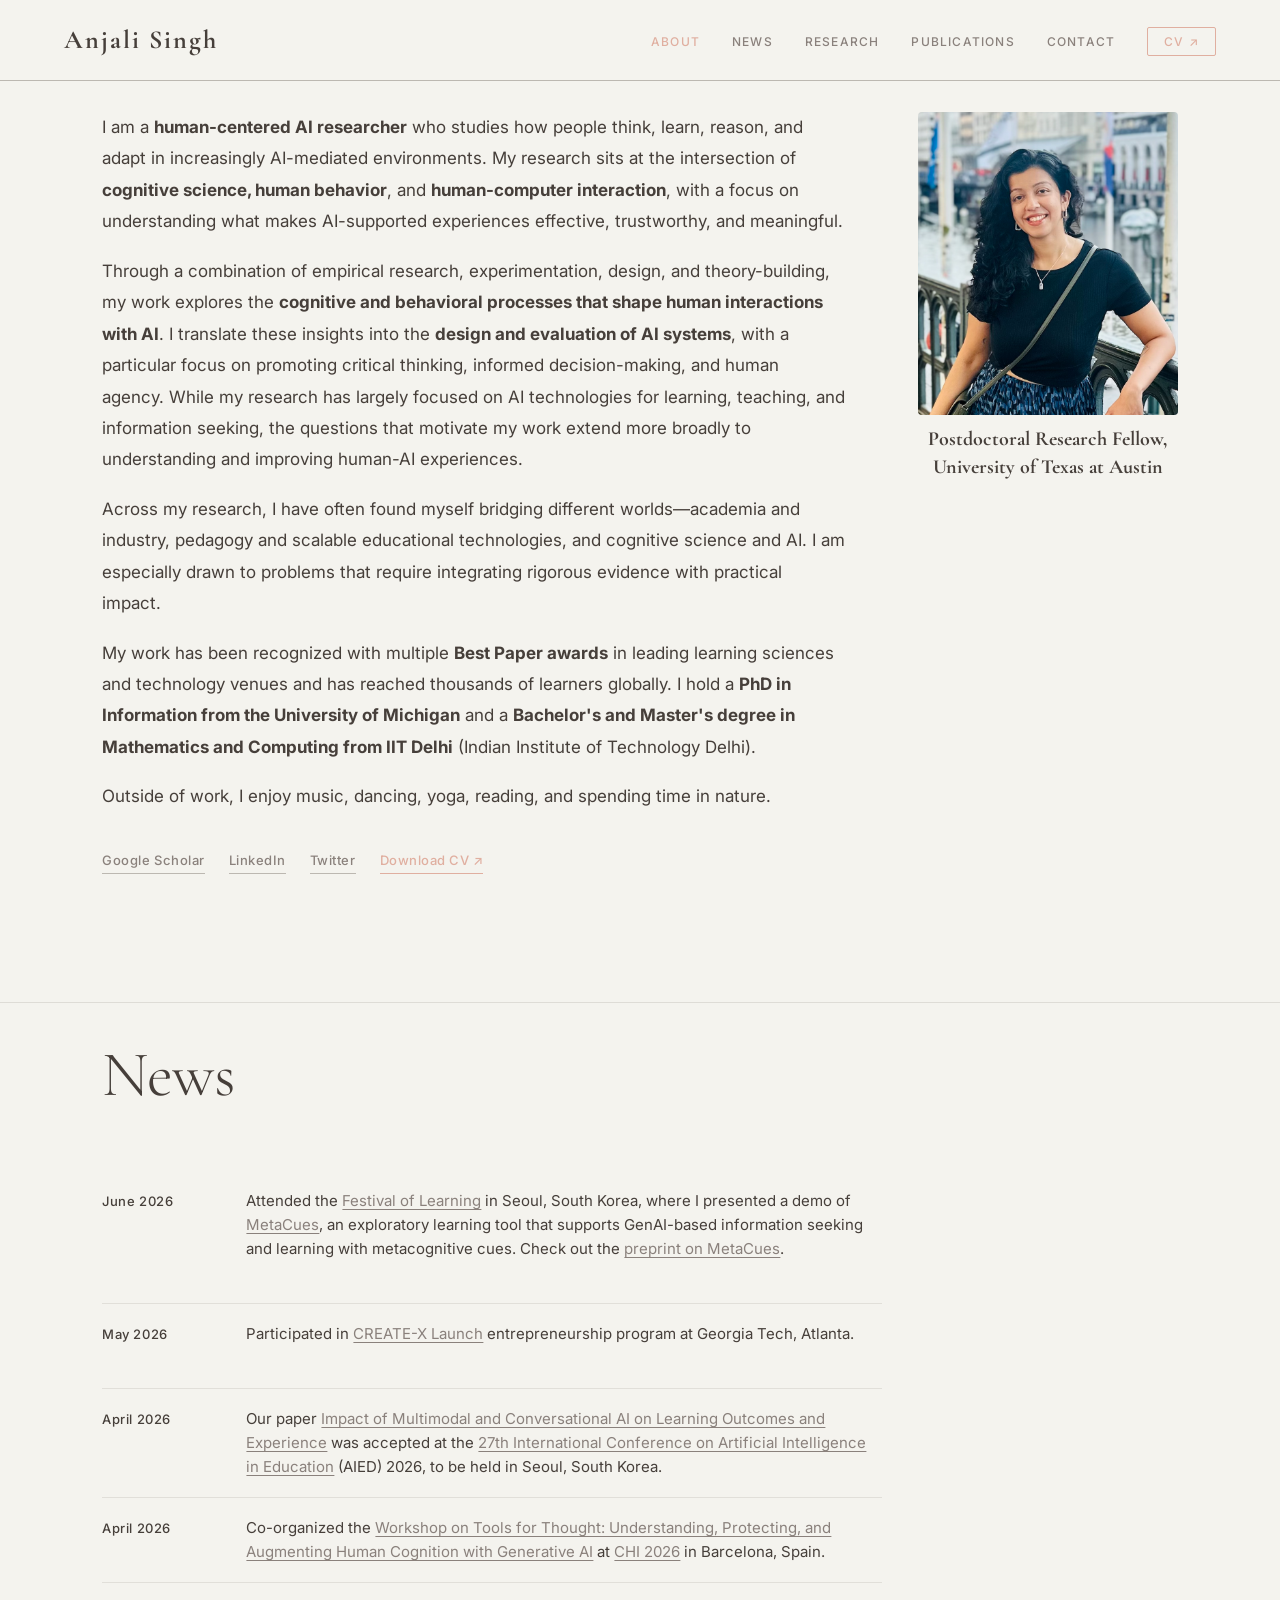
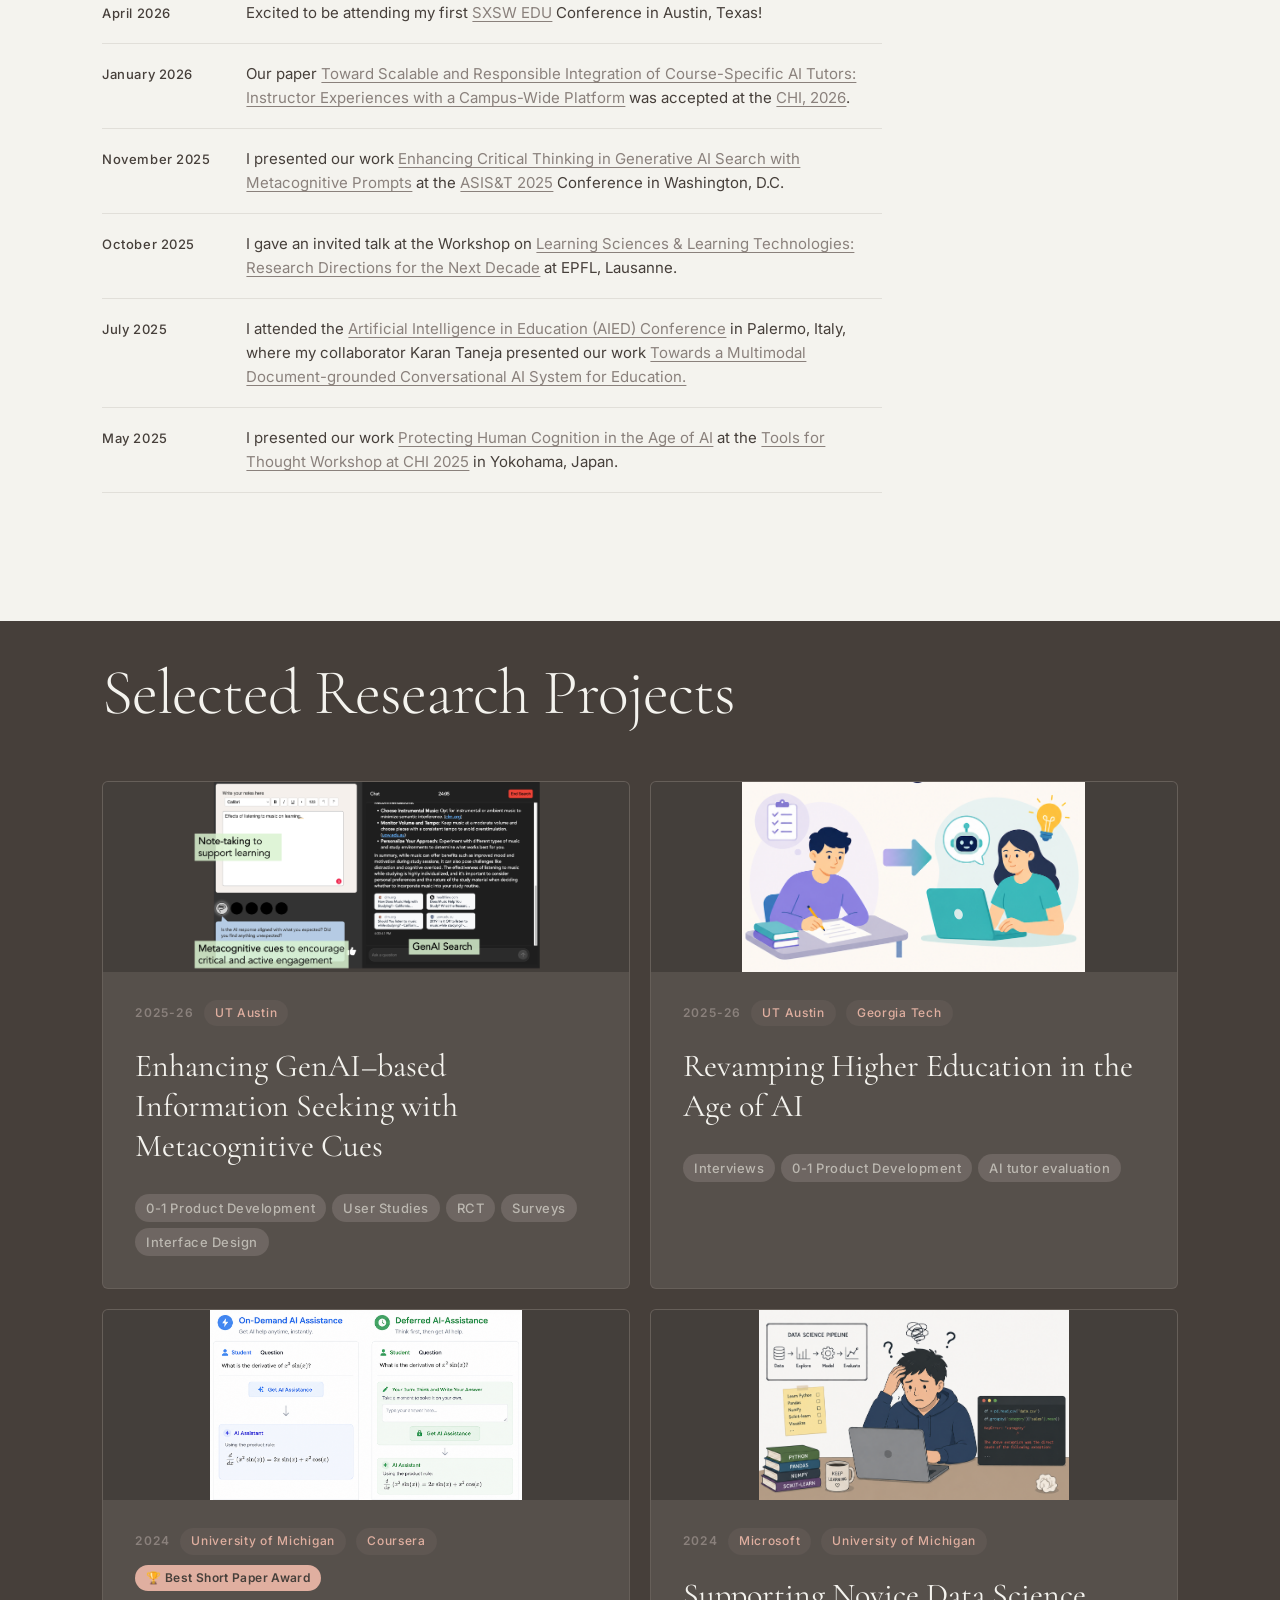
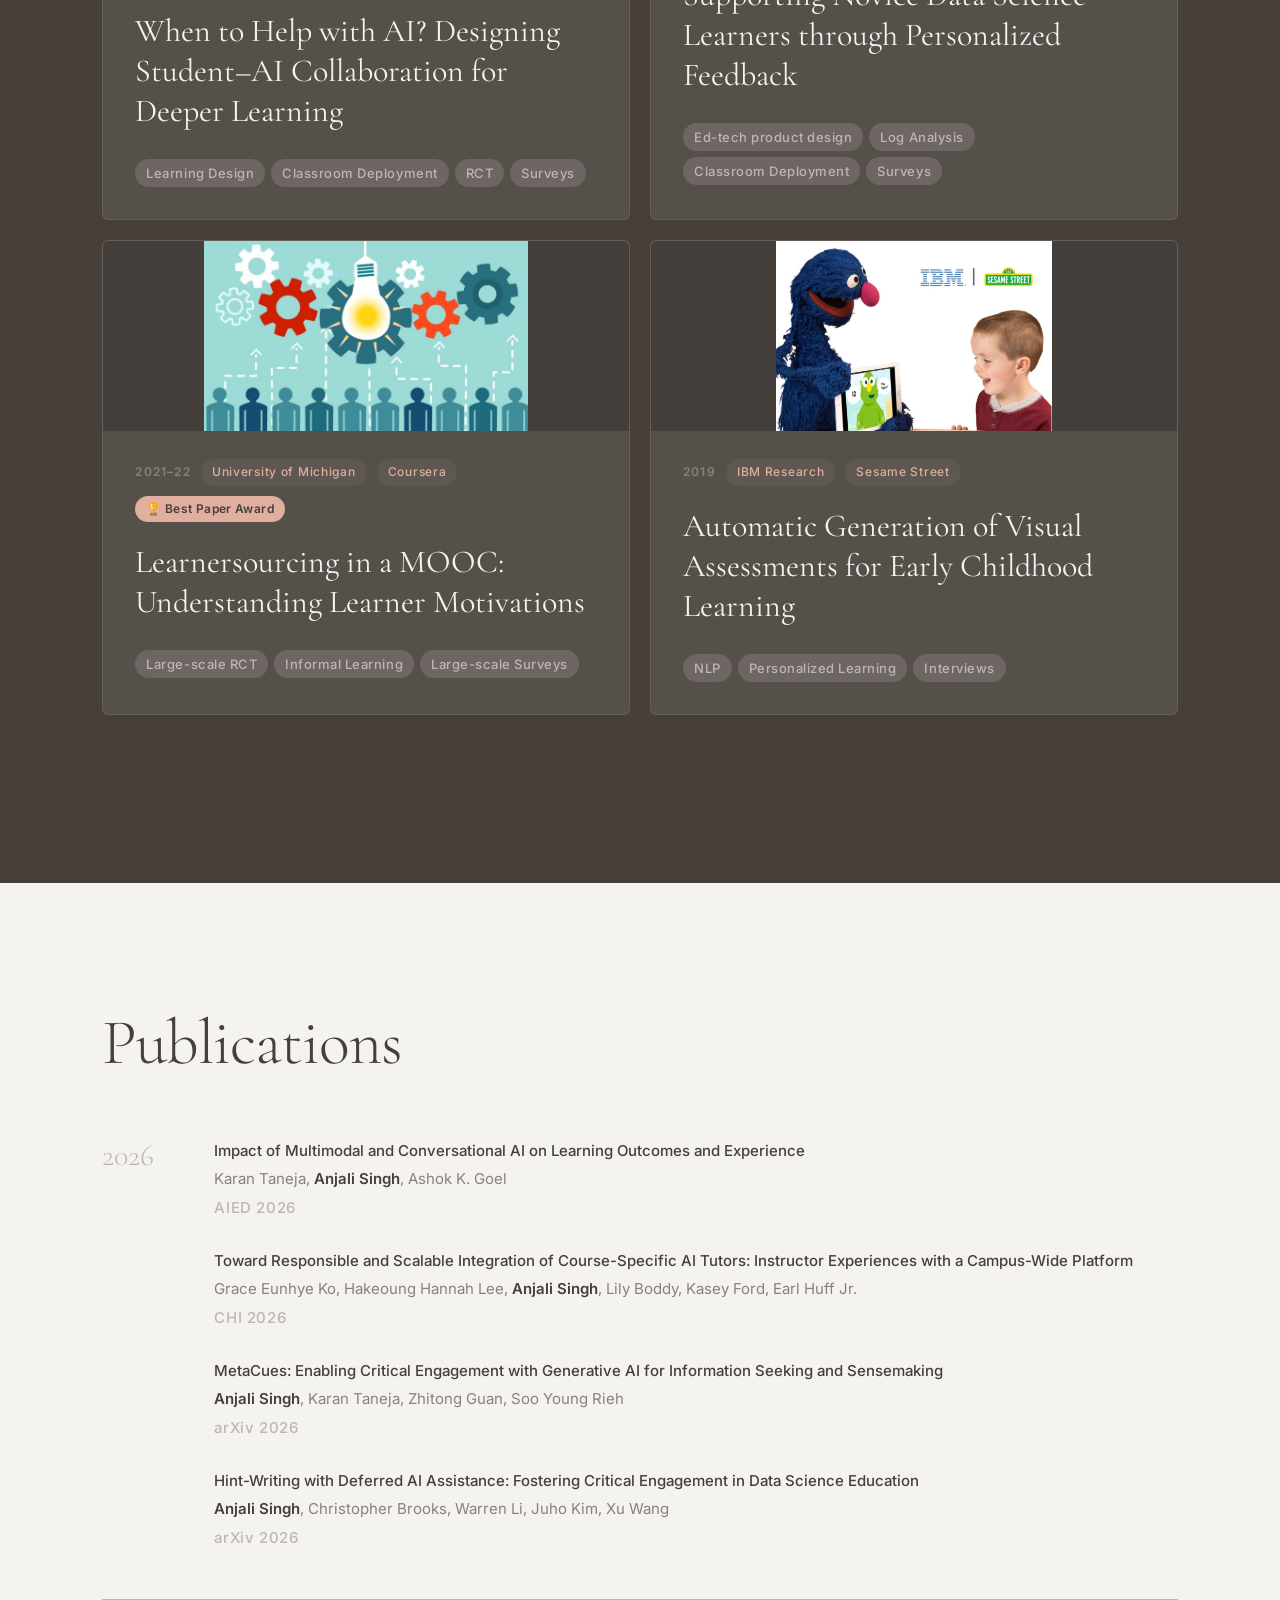
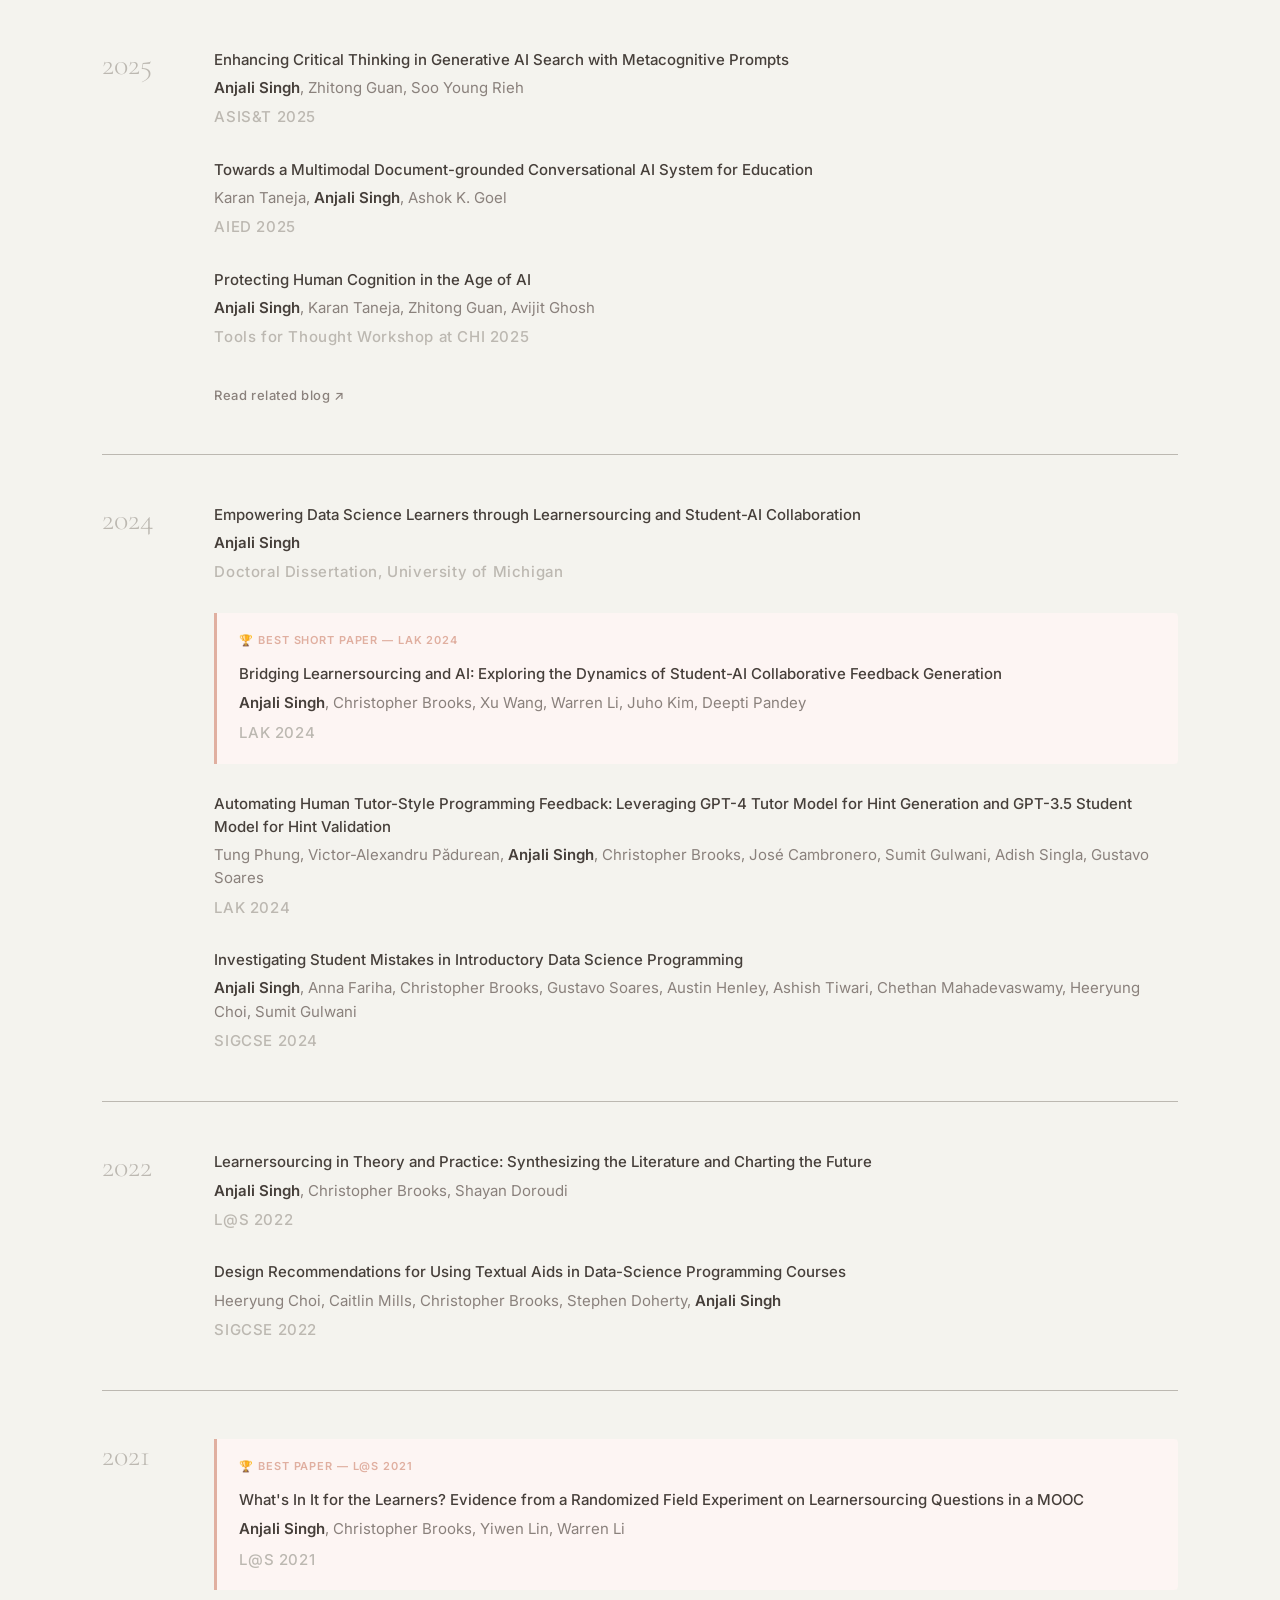
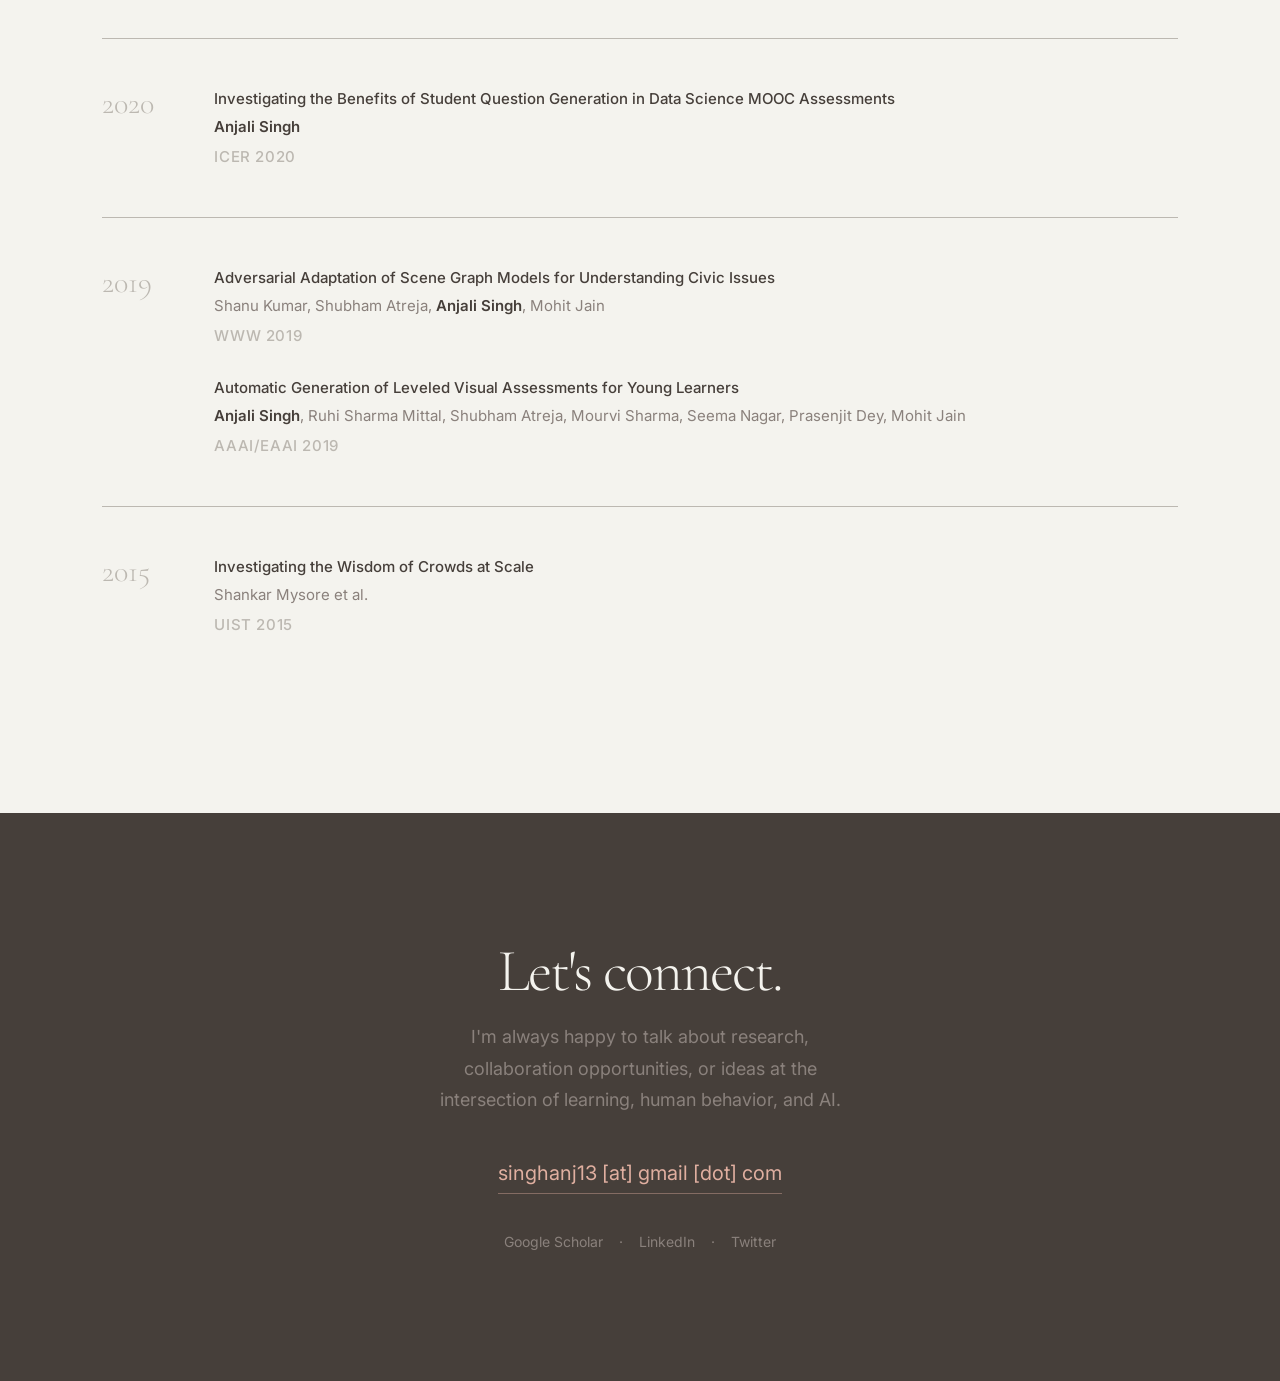
<file: index.html>
<!DOCTYPE html>
<html lang="en">
<head>
    <meta charset="UTF-8">
    <meta name="viewport" content="width=device-width, initial-scale=1.0">
    <title>Anjali Singh</title>
    <link rel="preconnect" href="https://fonts.googleapis.com">
    <link rel="preconnect" href="https://fonts.gstatic.com" crossorigin>
    <link href="https://fonts.googleapis.com/css2?family=Cormorant+Garamond:ital,wght@0,300;0,400;0,500;0,600;1,300;1,400&family=Inter:wght@300;400;500;600&display=swap" rel="stylesheet">
    <link rel="stylesheet" href="style.css">
    <meta name="google-site-verification" content="4zpaZmEQy8O_qLiqIMLXSuupYVr8ixSL1lbvi27JwX4" />
</head>
<body>

    <!-- ═══════════════════════════════════════════
         NAVIGATION
    ═══════════════════════════════════════════ -->
    <nav id="navbar">
        <div class="nav-container">
            <a href="#about" class="nav-logo">Anjali Singh</a>
            <ul class="nav-links">
                <li><a href="#about">About</a></li>
                <li><a href="#news">News</a></li>
                <li><a href="#research">Research</a></li>
                <li><a href="#publications">Publications</a></li>
                <li><a href="#contact">Contact</a></li>
                <li><a href="CV_portfolio.pdf" class="nav-cv" target="_blank">CV ↗</a></li>
            </ul>
            <button class="nav-hamburger" aria-label="Toggle menu">
                <span></span><span></span><span></span>
            </button>
        </div>
    </nav>

    <!-- ═══════════════════════════════════════════
         ABOUT (landing page)
    ═══════════════════════════════════════════ -->
    <section id="about">
        <div class="container">
<div class="about-grid">
                <div class="about-text">
                    <p class="about-bio">I am a <strong>human-centered AI researcher</strong> who studies how people think, learn, reason, and adapt in increasingly AI-mediated environments. My research sits at the intersection of <strong>cognitive science, human behavior</strong>, and <strong>human-computer interaction</strong>, with a focus on understanding what makes AI-supported experiences effective, trustworthy, and meaningful.</p>
                    <!-- I am a <strong>human-centered AI researcher</strong> working at the intersection of <strong>human behavior, learning</strong> and <strong>information seeking</strong>. My work explores how people engage with information, learn, reason, and adapt in increasingly AI-mediated environments. -->
                    <!-- I am particularly interested in fostering people's ability to reflect on information, develop independent judgment, and maintain agency as AI becomes more deeply integrated into everyday life and work. -->

                    <p class="about-bio">Through a combination of empirical research, experimentation, design, and theory-building, my work explores the <strong>cognitive and behavioral processes that shape human interactions with AI</strong>. I translate these insights into the <strong>design and evaluation of AI systems</strong>, with a particular focus on promoting critical thinking, informed decision-making, and human agency. While my research has largely focused on AI technologies for learning, teaching, and information seeking, the questions that motivate my work extend more broadly to understanding and improving human-AI experiences.</p>
                    <!-- To pursue these questions, I draw on perspectives from <strong>cognitive science, human-computer interaction,</strong> and <strong>information science</strong>. Through a combination of empirical research, design, experimentation, and theory-building, I study the factors that shape human behavior, motivation, and outcomes in information-seeking and learning contexts. This work informs the development of <strong>technologies that support effective human–AI interactions while promoting critical thinking and preserving human agency</strong>. -->

                    <p class="about-bio">Across my research, I have often found myself bridging different worlds—academia and industry, pedagogy and scalable educational technologies, and cognitive science and AI. I am especially drawn to problems that require integrating rigorous evidence with practical impact.</p>
                    <!-- <p class="about-bio">Over the past nine years, I have conducted research spanning educational technology, information seeking, learning analytics, HCI, and AI. More recently, I have become increasingly interested in how AI is reshaping learning, expertise, and knowledge work, and in designing systems that help people engage with these changes thoughtfully.</p> -->
                    <p class="about-bio">My work has been recognized with multiple <strong>Best Paper awards</strong> in leading learning sciences and technology venues and has reached thousands of learners globally. I hold a <strong>PhD in Information from the University of Michigan</strong> and a <strong>Bachelor's and Master's degree in Mathematics and Computing from IIT Delhi</strong> (Indian Institute of Technology Delhi).</p>
                    <p class="about-bio">Outside of work, I enjoy music, dancing, yoga, reading, and spending time in nature.</p>
                    <div class="about-links">
                        <a href="https://scholar.google.com/citations?user=YOURID&user=0K4axWMAAAAJ" target="_blank" class="about-link">Google Scholar</a>
                        <a href="https://www.linkedin.com/in/anjali-singh-a7786ba4/" target="_blank" class="about-link">LinkedIn</a>
                        <a href="https://twitter.com/singhanj13" target="_blank" class="about-link">Twitter</a>
                        <a href="CV_portfolio.pdf" target="_blank" class="about-link about-link-accent">Download CV ↗</a>
                    </div>
                </div>
                <div class="about-photo">
                    <!-- Replace photo-placeholder div with: <img src="headshot.jpg" alt="Anjali Singh"> -->
                    <img src="Images/headshot.png" width="230" height="300" alt="Anjali Singh">
                    <p class="about-photo-caption">Postdoctoral Research Fellow, University of Texas at Austin</p>
                </div>
                </div>
            </div>
        </div>
    </section>

    <!-- ═══════════════════════════════════════════
         NEWS
    ═══════════════════════════════════════════ -->
    <section id="news">
        <div class="container">
            <h2 class="section-header-dark">News</h2>
            <ul class="news-list">
                <li class="news-item">
                    <span class="news-date">June 2026</span>
                        <p class="news-text">Attended the <a href="https://festival-of-learning-2026.info/" target="_blank" rel="noopener">Festival of Learning</a> in Seoul, South Korea, where I presented a demo of <a href="https://www.youtube.com/watch?v=coNovENzRNs" target="_blank" rel="noopener">MetaCues</a>, an exploratory learning tool that supports GenAI-based information seeking and learning with metacognitive cues. Check out the <a href="https://arxiv.org/abs/2603.19634" target="_blank" rel="noopener">preprint on MetaCues</a>.</p>
                    </p>
                </li>
                 <li class="news-item">
                    <span class="news-date">May 2026</span>
                        <p class="news-text">Participated in <a href="https://create-x.gatech.edu/" target="_blank" rel="noopener">CREATE-X Launch</a> entrepreneurship program at Georgia Tech, Atlanta.</p>
                    </p>
                </li>
                <li class="news-item">
                    <span class="news-date">April 2026</span>
                    <p class="news-text">Our paper <a href="https://arxiv.org/abs/2604.02221" target="_blank" rel="noopener">Impact of Multimodal and Conversational AI on Learning Outcomes and Experience</a> was accepted at the <a href="https://www.aied-conference.org/2026" target="_blank" rel="noopener">27th International Conference on Artificial Intelligence in Education</a> (AIED) 2026, to be held in Seoul, South Korea. </p>
                </li>
                <li class="news-item">
                    <span class="news-date">April 2026</span>
                    <p class="news-text">Co-organized the <a href="https://ai-tools-for-thought.github.io/workshop/" target="_blank" rel="noopener">Workshop on Tools for Thought: Understanding, Protecting, and Augmenting Human Cognition with Generative AI</a> at <a href="https://chi2026.acm.org/" target="_blank" rel="noopener">CHI 2026</a> in Barcelona, Spain.</p>
                </li>
                <li class="news-item">
                    <span class="news-date">April 2026</span>
                    <p class="news-text">Excited to be attending my first <a href="https://sxswedu.com/" target="_blank" rel="noopener">SXSW EDU</a> Conference in Austin, Texas!</p>
                </li>
                <li class="news-item">
                    <span class="news-date">January 2026</span>
                    <p class="news-text">Our paper <a href="https://dl.acm.org/doi/full/10.1145/3772318.3791298" target="_blank" rel="noopener">Toward Scalable and Responsible Integration of Course-Specific AI Tutors: Instructor Experiences with a Campus-Wide Platform</a> was accepted at the <a href="https://chi2026.acm.org/" target="_blank" rel="noopener">CHI, 2026</a>. </p>
                </li>
                <li class="news-item">
                    <span class="news-date">November 2025</span>
                    <p class="news-text">I presented our work <a href="https://arxiv.org/abs/2505.24014" target="_blank" rel="noopener">Enhancing Critical Thinking in Generative AI Search with Metacognitive Prompts</a> at the <a href="https://www.asist.org/meetings-events/am/am25/" target="_blank" rel="noopener">ASIS&T 2025</a> Conference in Washington, D.C.</p>
                </li>
                <li class="news-item">
                    <span class="news-date">October 2025</span>
                    <p class="news-text">I gave an invited talk at the Workshop on <a href="https://www.epfl.ch/schools/ic/about/events/ls-workshop/" target="_blank" rel="noopener">Learning Sciences & Learning Technologies: Research Directions for the Next Decade</a> at EPFL, Lausanne.</p>
                <li class="news-item">
                    <span class="news-date">July 2025</span>
                    <p class="news-text">I attended the <a href="https://aied2025.itd.cnr.it/" target="_blank" rel="noopener">Artificial Intelligence in Education (AIED) Conference</a> in Palermo, Italy, where my collaborator Karan Taneja presented our work <a href="https://link.springer.com/chapter/10.1007/978-3-031-98462-4_12" target="_blank" rel="noopener">Towards a Multimodal Document-grounded Conversational AI System for Education.</a></p>
                </li>
                <li class="news-item">
                    <span class="news-date">May 2025</span>
                    <p class="news-text">I presented our work <a href="https://arxiv.org/pdf/2502.12447" target="_blank" rel="noopener">Protecting Human Cognition in the Age of AI</a> at the <a href="https://ai-tools-for-thought.github.io/workshop/" target="_blank" rel="noopener">Tools for Thought Workshop at CHI 2025</a> in Yokohama, Japan.</p>
                </li>
            </ul>
        </div>
    </section>

    <!-- ═══════════════════════════════════════════
         RESEARCH
    ═══════════════════════════════════════════ -->
    <section id="research">
        <div class="container">
            <h2 class="section-header-light">Selected Research Projects</h2>

            <div class="project-grid">

                <!-- ─── Card 1: MetaCues ─── -->
                <a class="project-card-btn" data-aos href="Projects/project-metacues.html">
                    <div class="card-visual">
                        <!-- To use your own image: remove the <svg> block below and add <img src="your-image.jpg" alt="MetaCues project"> -->
                        <!-- SVG: Two overlapping circles (human ↔ AI) with reflective prompt dots -->
                        <img src="Images/metacues_snapshot.png" alt="MetaCues project">
                            <circle cx="148" cy="95" r="68" stroke="#8a817c" stroke-width="1.2" opacity="0.45"/>
                            <circle cx="200" cy="95" r="68" stroke="#e0afa0" stroke-width="1.5" opacity="0.6"/>
                            <circle cx="174" cy="95" r="10" fill="#e0afa0" opacity="0.8"/>
                            <circle cx="174" cy="95" r="20" stroke="#e0afa0" stroke-width="1" opacity="0.3" stroke-dasharray="3 3"/>
                            <line x1="174" y1="65" x2="174" y2="48" stroke="#e0afa0" stroke-width="1" opacity="0.45"/>
                            <line x1="196" y1="72" x2="210" y2="58" stroke="#e0afa0" stroke-width="1" opacity="0.4"/>
                            <line x1="152" y1="72" x2="138" y2="58" stroke="#e0afa0" stroke-width="1" opacity="0.4"/>
                            <circle cx="174" cy="42" r="3.5" fill="#e0afa0" opacity="0.55"/>
                            <circle cx="215" cy="53" r="2.5" fill="#e0afa0" opacity="0.4"/>
                            <circle cx="133" cy="53" r="2.5" fill="#e0afa0" opacity="0.4"/>
                        </svg>
                    </div>
                    <div class="card-body">
                        <div class="project-meta">
                            <span class="project-year">2025-26</span>
                            <span class="project-org">UT Austin</span>
                        </div>
                        <h3 class="project-title">Enhancing GenAI–based Information Seeking with Metacognitive Cues</h3>
                        <div class="card-methods">
                            <span class="method-tag">0-1 Product Development</span>
                            <span class="method-tag">User Studies</span>
                            <span class="method-tag">RCT</span>
                            <span class="method-tag">Surveys</span>
                            <span class="method-tag">Interface Design</span>
                        </div>
                    </div>
                </a>

                <!-- ─── Card 2: Rethinking Assessments ─── -->
                <a class="project-card-btn" data-aos href="Projects/project-rethinking-assessments.html">
                    <div class="card-visual">
                        <!-- SVG: Document with educator speech bubble + AI node -->
                        <img src="Images/revamping_hed.png" alt="project-rethinking-assessments">
                            <rect x="100" y="30" width="90" height="115" rx="5" fill="#8a817c" opacity="0.15"/>
                            <rect x="113" y="50" width="64" height="6" rx="3" fill="#8a817c" opacity="0.35"/>
                            <rect x="113" y="64" width="50" height="5" rx="2.5" fill="#8a817c" opacity="0.25"/>
                            <rect x="113" y="76" width="58" height="5" rx="2.5" fill="#8a817c" opacity="0.25"/>
                            <rect x="113" y="88" width="44" height="5" rx="2.5" fill="#8a817c" opacity="0.2"/>
                            <line x1="113" y1="106" x2="121" y2="106" stroke="#e0afa0" stroke-width="1.5" opacity="0.7"/>
                            <polyline points="113,116 117,121 125,110" stroke="#e0afa0" stroke-width="1.5" fill="none" stroke-linecap="round" stroke-linejoin="round" opacity="0.8"/>
                            <rect x="129" y="113" width="40" height="5" rx="2.5" fill="#8a817c" opacity="0.25"/>
                            <rect x="205" y="28" width="82" height="48" rx="8" fill="#e0afa0" opacity="0.18"/>
                            <rect x="205" y="28" width="82" height="48" rx="8" stroke="#e0afa0" stroke-width="1.5" opacity="0.6"/>
                            <polygon points="220,76 228,88 236,76" fill="#e0afa0" opacity="0.18"/>
                            <polygon points="220,76 228,88 236,76" stroke="#e0afa0" stroke-width="1.5" opacity="0.55" fill="none"/>
                            <rect x="217" y="40" width="58" height="5" rx="2.5" fill="#e0afa0" opacity="0.5"/>
                            <rect x="217" y="52" width="44" height="5" rx="2.5" fill="#e0afa0" opacity="0.4"/>
                            <circle cx="246" cy="138" r="22" fill="#e0afa0" opacity="0.12"/>
                            <circle cx="246" cy="138" r="22" stroke="#e0afa0" stroke-width="1.5" opacity="0.55"/>
                            <rect x="237" y="131" width="18" height="14" rx="3" fill="#e0afa0" opacity="0.4"/>
                            <circle cx="241" cy="134" r="2" fill="#e0afa0" opacity="0.7"/>
                            <circle cx="251" cy="134" r="2" fill="#e0afa0" opacity="0.7"/>
                            <line x1="238" y1="141" x2="254" y2="141" stroke="#e0afa0" stroke-width="1.2" opacity="0.6"/>
                            <line x1="246" y1="116" x2="246" y2="104" stroke="#e0afa0" stroke-width="1" opacity="0.35" stroke-dasharray="3 3"/>
                        </svg>
                    </div>
                    <div class="card-body">
                        <div class="project-meta">
                            <span class="project-year">2025-26</span>
                            <span class="project-org">UT Austin</span>
                            <span class="project-org">Georgia Tech</span>
                        </div>
                        <h3 class="project-title">Revamping Higher Education in the Age of AI</h3>
                        <div class="card-methods">
                            <span class="method-tag">Interviews</span>
                            <span class="method-tag">0-1 Product Development</span>
                            <span class="method-tag">AI tutor evaluation</span>
                        </div>
                    </div>
                </a>

                <!-- ─── Card 3: Deferred AI ─── -->
                <a class="project-card-btn" data-aos href="Projects/project-deferred.html">
                    <div class="card-visual">
                        <!-- To use your own image: remove the <svg> block below and add <img src="your-image.jpg" alt="Deferred AI project"> -->
                        <!-- SVG: Bar chart — short "before" bars, pause symbol, tall "after" bars -->
                        <img src="Images/deferred-AI-assistance.png" alt="Deferred AI project">
                            <line x1="40" y1="152" x2="300" y2="152" stroke="#8a817c" stroke-width="1" opacity="0.3"/>
                            <rect x="52"  y="112" width="22" height="40" rx="2" fill="#8a817c" opacity="0.38"/>
                            <rect x="80"  y="102" width="22" height="50" rx="2" fill="#8a817c" opacity="0.32"/>
                            <rect x="108" y="107" width="22" height="45" rx="2" fill="#8a817c" opacity="0.38"/>
                            <rect x="150" y="128" width="5"  height="30" rx="2" fill="#e0afa0" opacity="0.85"/>
                            <rect x="161" y="128" width="5"  height="30" rx="2" fill="#e0afa0" opacity="0.85"/>
                            <rect x="182" y="72"  width="22" height="80" rx="2" fill="#e0afa0" opacity="0.6"/>
                            <rect x="210" y="58"  width="22" height="94" rx="2" fill="#e0afa0" opacity="0.75"/>
                            <rect x="238" y="45"  width="22" height="107" rx="2" fill="#e0afa0" opacity="0.88"/>
                            <polyline points="276,86 282,72 288,86" stroke="#e0afa0" stroke-width="1.8" fill="none"/>
                            <line x1="282" y1="72" x2="282" y2="110" stroke="#e0afa0" stroke-width="1.8"/>
                        </svg>
                    </div>
                    <div class="card-body">
                        <div class="project-meta">
                            <span class="project-year">2024</span>
                            <span class="project-org">University of Michigan</span>
                            <span class="project-org">Coursera</span>
                            <span class="project-award">🏆 Best Short Paper Award</span>
                        </div>
                        <h3 class="project-title">When to Help with AI? Designing Student–AI Collaboration for Deeper Learning</h3>
                        <div class="card-methods">
                            <span class="method-tag">Learning Design</span>
                            <span class="method-tag">Classroom Deployment</span>
                            <span class="method-tag">RCT</span>
                            <span class="method-tag">Surveys</span>
                        </div>
                    </div>
                </a>

                <!-- ─── Card 3: Programming Difficulties ─── -->
                <a class="project-card-btn" data-aos href="Projects/project-programming.html">
                    <div class="card-visual">
                        <!-- To use your own image: remove the <svg> block below and add <img src="your-image.jpg" alt="Programming difficulties project"> -->
                        <!-- SVG: Code line bars, one highlighted with a feedback tag -->
                        <img src="Images/DS_education.png" alt="Programming difficulties project">
                            <rect x="40" y="42"  width="140" height="9" rx="4" fill="#8a817c" opacity="0.22"/>
                            <rect x="40" y="61"  width="100" height="9" rx="4" fill="#8a817c" opacity="0.22"/>
                            <rect x="40" y="80"  width="160" height="9" rx="4" fill="#8a817c" opacity="0.22"/>
                            <rect x="40" y="99"  width="185" height="13" rx="4" fill="#e0afa0" opacity="0.72"/>
                            <rect x="236" y="95" width="64"  height="21" rx="10" fill="#e0afa0"/>
                            <line x1="246" y1="102" x2="260" y2="102" stroke="#463f3a" stroke-width="1.5"/>
                            <line x1="246" y1="107" x2="255" y2="107" stroke="#463f3a" stroke-width="1.2"/>
                            <rect x="40" y="122" width="118" height="9" rx="4" fill="#8a817c" opacity="0.22"/>
                            <rect x="40" y="141" width="85"  height="9" rx="4" fill="#8a817c" opacity="0.22"/>
                            <rect x="40" y="160" width="135" height="9" rx="4" fill="#8a817c" opacity="0.22"/>
                        </svg>
                    </div>
                    <div class="card-body">
                        <div class="project-meta">
                            <span class="project-year">2024</span>
                            <span class="project-org">Microsoft</span>
                            <span class="project-org">University of Michigan</span>
                        </div>
                        <h3 class="project-title">Supporting Novice Data Science Learners through Personalized Feedback</h3>
                        <div class="card-methods">
                            <span class="method-tag">Ed-tech product design</span>
                            <span class="method-tag">Log Analysis</span>
                            <span class="method-tag">Classroom Deployment</span>
                            <span class="method-tag">Surveys</span>
                        </div>
                    </div>
                </a>

                <!-- ─── Card 4: Learnersourcing ─── -->
                <a class="project-card-btn" data-aos href="Projects/project-learnersourcing.html">
                    <div class="card-visual">
                        <!-- To use your own image: remove the <svg> block below and add <img src="your-image.jpg" alt="Learnersourcing project"> -->
                        <!-- SVG: Grid of dots representing learners, some highlighted and connected -->
                        <img src="Images/learnersourcing.png" alt="Learnersourcing project">
                    </div>
                    <div class="card-body">
                        <div class="project-meta">
                            <span class="project-year">2021–22</span>
                            <span class="project-org">University of Michigan</span>
                            <span class="project-org">Coursera</span>
                            <span class="project-award">🏆 Best Paper Award</span>
                        </div>
                        <h3 class="project-title">Learnersourcing in a MOOC: Understanding Learner Motivations</h3>
                        <div class="card-methods">
                            <span class="method-tag">Large-scale RCT</span>
                            <span class="method-tag">Informal Learning</span>
                            <span class="method-tag">Large-scale Surveys</span>
                        </div>
                    </div>
                </a>

                <!-- ─── Card 5: Visual Assessments ─── -->
                <a class="project-card-btn" data-aos href="Projects/project-assessments.html">
                    <div class="card-visual">
                        <!-- To use your own image: remove the <svg> block below and add <img src="your-image.jpg" alt="Visual assessments project"> -->
                        <!-- SVG: 2×2 image quiz grid, one option highlighted/selected -->
                        <img src="Images/sesame_ibm.png" alt="Visual assessments project">
                    </div>
                    <div class="card-body">
                        <div class="project-meta">
                            <span class="project-year">2019</span>
                            <span class="project-org">IBM Research</span>
                            <span class="project-org">Sesame Street</span>
                        </div>
                        <h3 class="project-title">Automatic Generation of Visual Assessments for Early Childhood Learning</h3>
                        <div class="card-methods">
                            <span class="method-tag">NLP</span>
                            <span class="method-tag">Personalized Learning</span>
                            <span class="method-tag">Interviews</span>
                        </div>
                    </div>
                </a>


            </div><!-- /project-grid -->

        </div>
    </section>

    <!-- ═══════════════════════════════════════════
         PUBLICATIONS
    ═══════════════════════════════════════════ -->
    <section id="publications">
        <div class="container">
            <h2 class="section-header-dark">Publications</h2>

            <!-- 2026 -->
            <div class="pub-year-group">
                <div class="pub-year-label">2026</div>
                <div class="pub-list">
                    <a class="pub-item" href="https://arxiv.org/abs/2604.02221" target="_blank">
                        <h4 class="pub-title">Impact of Multimodal and Conversational AI on Learning Outcomes and Experience</h4>
                        <p class="pub-authors">Karan Taneja, <strong>Anjali Singh</strong>, Ashok K. Goel</p>
                        <p class="pub-venue">AIED 2026</p>
                    </a>
                                        <a class="pub-item" href="https://dl.acm.org/doi/full/10.1145/3772318.3791298" target="_blank">
                        <h4 class="pub-title">Toward Responsible and Scalable Integration of Course-Specific AI Tutors: Instructor Experiences with a Campus-Wide Platform</h4>
                        <p class="pub-authors">Grace Eunhye Ko, Hakeoung Hannah Lee, <strong>Anjali Singh</strong>, Lily Boddy, Kasey Ford, Earl Huff Jr.</p>
                        <p class="pub-venue">CHI 2026</p>
                    </a>
                                        <a class="pub-item" href="https://arxiv.org/abs/2603.19634" target="_blank">
                        <h4 class="pub-title">MetaCues: Enabling Critical Engagement with Generative AI for Information Seeking and Sensemaking</h4>
                        <p class="pub-authors"><strong>Anjali Singh</strong>, Karan Taneja, Zhitong Guan, Soo Young Rieh</p>
                        <p class="pub-venue">arXiv 2026</p>
                    </a>
                                        <a class="pub-item" href="https://arxiv.org/abs/2604.19931" target="_blank">
                        <h4 class="pub-title">Hint-Writing with Deferred AI Assistance: Fostering Critical Engagement in Data Science Education</h4>
                        <p class="pub-authors"><strong>Anjali Singh</strong>, Christopher Brooks, Warren Li, Juho Kim, Xu Wang</p>
                        <p class="pub-venue">arXiv 2026</p>
                    </a>
                </div>
            </div>

            <!-- 2025 -->
            <div class="pub-year-group">
                <div class="pub-year-label">2025</div>
                <div class="pub-list">
                    <a class="pub-item" href="https://arxiv.org/abs/2505.24014" target="_blank">
                        <h4 class="pub-title">Enhancing Critical Thinking in Generative AI Search with Metacognitive Prompts</h4>
                        <p class="pub-authors"><strong>Anjali Singh</strong>, Zhitong Guan, Soo Young Rieh</p>
                        <p class="pub-venue">ASIS&amp;T 2025</p>
                    </a>
                    <a class="pub-item" href="https://arxiv.org/abs/2504.13884" target="_blank">
                        <h4 class="pub-title">Towards a Multimodal Document-grounded Conversational AI System for Education</h4>
                        <p class="pub-authors">Karan Taneja, <strong>Anjali Singh</strong>, Ashok K. Goel</p>
                        <p class="pub-venue">AIED 2025</p>
                    </a>
                    <a class="pub-item" href="https://arxiv.org/abs/2502.12447" target="_blank">
                        <h4 class="pub-title">Protecting Human Cognition in the Age of AI</h4>
                        <p class="pub-authors"><strong>Anjali Singh</strong>, Karan Taneja, Zhitong Guan, Avijit Ghosh</p>
                        <p class="pub-venue">Tools for Thought Workshop at CHI 2025</p>
                        <a href="https://the-learning-agency.com/the-cutting-ed/article/helping-learners-think-deeply-in-a-world-where-ai-can-think-for-them/" class="pub-blog-link" target="_blank" rel="noopener" onclick="event.stopPropagation()">Read related blog ↗</a>
                    </a>
                </div>
            </div>

            <!-- 2024 -->
            <div class="pub-year-group">
                <div class="pub-year-label">2024</div>
                <div class="pub-list">
                    <a class="pub-item" href="https://deepblue.lib.umich.edu/handle/2027.42/196022" target="_blank">
                        <h4 class="pub-title">Empowering Data Science Learners through Learnersourcing and Student-AI Collaboration</h4>
                        <p class="pub-authors"><strong>Anjali Singh</strong></p>
                        <p class="pub-venue">Doctoral Dissertation, University of Michigan</p>
                    </a>
                    <a class="pub-item pub-item-award" href="https://dl.acm.org/doi/10.1145/3636555.3636853" target="_blank">
                        <span class="pub-award-tag">🏆 Best Short Paper — LAK 2024</span>
                        <h4 class="pub-title">Bridging Learnersourcing and AI: Exploring the Dynamics of Student-AI Collaborative Feedback Generation</h4>
                        <p class="pub-authors"><strong>Anjali Singh</strong>, Christopher Brooks, Xu Wang, Warren Li, Juho Kim, Deepti Pandey</p>
                        <p class="pub-venue">LAK 2024</p>
                    </a>
                    <a class="pub-item" href="https://dl.acm.org/doi/abs/10.1145/3636555.3636846" target="_blank">
                        <h4 class="pub-title">Automating Human Tutor-Style Programming Feedback: Leveraging GPT-4 Tutor Model for Hint Generation and GPT-3.5 Student Model for Hint Validation</h4>
                        <p class="pub-authors">Tung Phung, Victor-Alexandru Pădurean, <strong>Anjali Singh</strong>, Christopher Brooks, José Cambronero, Sumit Gulwani, Adish Singla, Gustavo Soares</p>
                        <p class="pub-venue">LAK 2024</p>
                    </a>
                    <a class="pub-item" href="https://www.microsoft.com/en-us/research/publication/investigating-student-mistakes-in-introductory-data-science-programming/" target="_blank">
                        <h4 class="pub-title">Investigating Student Mistakes in Introductory Data Science Programming</h4>
                        <p class="pub-authors"><strong>Anjali Singh</strong>, Anna Fariha, Christopher Brooks, Gustavo Soares, Austin Henley, Ashish Tiwari, Chethan Mahadevaswamy, Heeryung Choi, Sumit Gulwani</p>
                        <p class="pub-venue">SIGCSE 2024</p>
                    </a>
                </div>
            </div>

            <!-- 2022 -->
            <div class="pub-year-group">
                <div class="pub-year-label">2022</div>
                <div class="pub-list">
                    <a class="pub-item" href="https://dl.acm.org/doi/abs/10.1145/3491140.3528277" target="_blank">
                        <h4 class="pub-title">Learnersourcing in Theory and Practice: Synthesizing the Literature and Charting the Future</h4>
                        <p class="pub-authors"><strong>Anjali Singh</strong>, Christopher Brooks, Shayan Doroudi</p>
                        <p class="pub-venue">L@S 2022</p>
                    </a>
                    <a class="pub-item" href="https://dl.acm.org/doi/abs/10.1145/3478431.3499290" target="_blank">
                        <h4 class="pub-title">Design Recommendations for Using Textual Aids in Data-Science Programming Courses</h4>
                        <p class="pub-authors">Heeryung Choi, Caitlin Mills, Christopher Brooks, Stephen Doherty, <strong>Anjali Singh</strong></p>
                        <p class="pub-venue">SIGCSE 2022</p>
                    </a>
                </div>
            </div>

            <!-- 2021 -->
            <div class="pub-year-group">
                <div class="pub-year-label">2021</div>
                <div class="pub-list">
                    <a class="pub-item pub-item-award" href="https://dl.acm.org/doi/10.1145/3430895.3460142" target="_blank">
                        <span class="pub-award-tag">🏆 Best Paper — L@S 2021</span>
                        <h4 class="pub-title">What's In It for the Learners? Evidence from a Randomized Field Experiment on Learnersourcing Questions in a MOOC</h4>
                        <p class="pub-authors"><strong>Anjali Singh</strong>, Christopher Brooks, Yiwen Lin, Warren Li</p>
                        <p class="pub-venue">L@S 2021</p>
                    </a>
                </div>
            </div>

            <!-- 2020 -->
            <div class="pub-year-group">
                <div class="pub-year-label">2020</div>
                <div class="pub-list">
                    <a class="pub-item" href="https://dl.acm.org/doi/abs/10.1145/3372782.3407115" target="_blank">
                        <h4 class="pub-title">Investigating the Benefits of Student Question Generation in Data Science MOOC Assessments</h4>
                        <p class="pub-authors"><strong>Anjali Singh</strong></p>
                        <p class="pub-venue">ICER 2020</p>
                    </a>
                </div>
            </div>

            <!-- 2019 -->
            <div class="pub-year-group">
                <div class="pub-year-label">2019</div>
                <div class="pub-list">
                    <a class="pub-item" href="https://arxiv.org/pdf/1901.10124.pdf" target="_blank">
                        <h4 class="pub-title">Adversarial Adaptation of Scene Graph Models for Understanding Civic Issues</h4>
                        <p class="pub-authors">Shanu Kumar, Shubham Atreja, <strong>Anjali Singh</strong>, Mohit Jain</p>
                        <p class="pub-venue">WWW 2019</p>
                    </a>
                    <a class="pub-item" href="https://ojs.aaai.org//index.php/AAAI/article/view/5038" target="_blank">
                        <h4 class="pub-title">Automatic Generation of Leveled Visual Assessments for Young Learners</h4>
                        <p class="pub-authors"><strong>Anjali Singh</strong>, Ruhi Sharma Mittal, Shubham Atreja, Mourvi Sharma, Seema Nagar, Prasenjit Dey, Mohit Jain</p>
                        <p class="pub-venue">AAAI/EAAI 2019</p>
                    </a>
                </div>
            </div>

            <!-- 2015 -->
            <div class="pub-year-group">
                <div class="pub-year-label">2015</div>
                <div class="pub-list">
                    <a class="pub-item" href="https://dl.acm.org/doi/abs/10.1145/2815585.2815725" target="_blank">
                        <h4 class="pub-title">Investigating the Wisdom of Crowds at Scale</h4>
                        <p class="pub-authors">Shankar Mysore et al.</p>
                        <p class="pub-venue">UIST 2015</p>
                    </a>
                </div>
            </div>

        </div>
    </section>

    <!-- ═══════════════════════════════════════════
         CONTACT
    ═══════════════════════════════════════════ -->
    <section id="contact">
        <div class="container contact-inner">
            <h2 class="contact-header">Let's connect.</h2>
            <p class="contact-sub">I'm always happy to talk about research, collaboration opportunities, or ideas at the intersection of learning, human behavior, and AI.</p>
            <a href="mailto:singhanj13@gmail.com" class="contact-email">singhanj13 [at] gmail [dot] com</a>
            <div class="contact-links">
                <a href="https://scholar.google.com/citations?user=0K4axWMAAAAJ&hl=en" target="_blank">Google Scholar</a>
                <span aria-hidden="true">·</span>
                <a href="https://www.linkedin.com/in/anjali-singh-phd-a7786ba4/" target="_blank">LinkedIn</a>
                <span aria-hidden="true">·</span>
                <a href="https://twitter.com/singhanj13" target="_blank">Twitter</a>
            </div>
        </div>
    </section>



    <script src="script.js"></script>
</body>
</html>
</file>
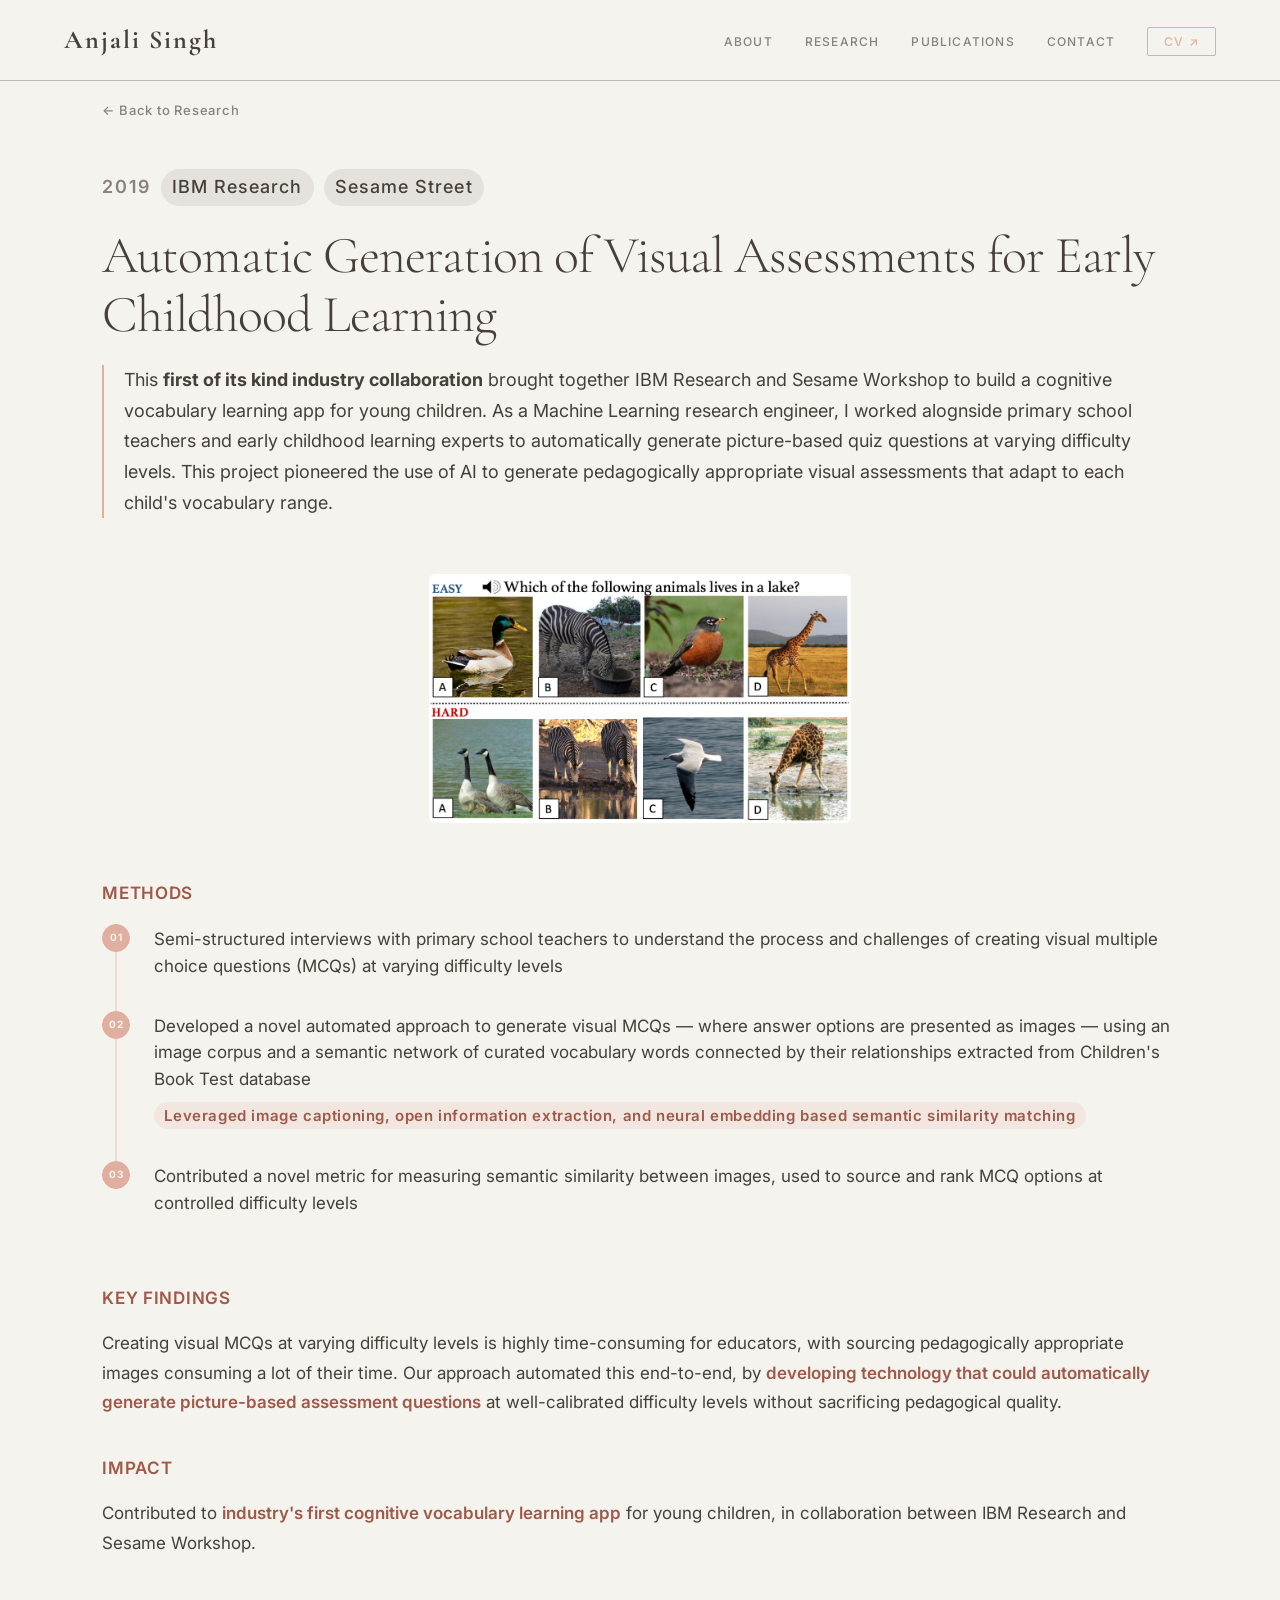
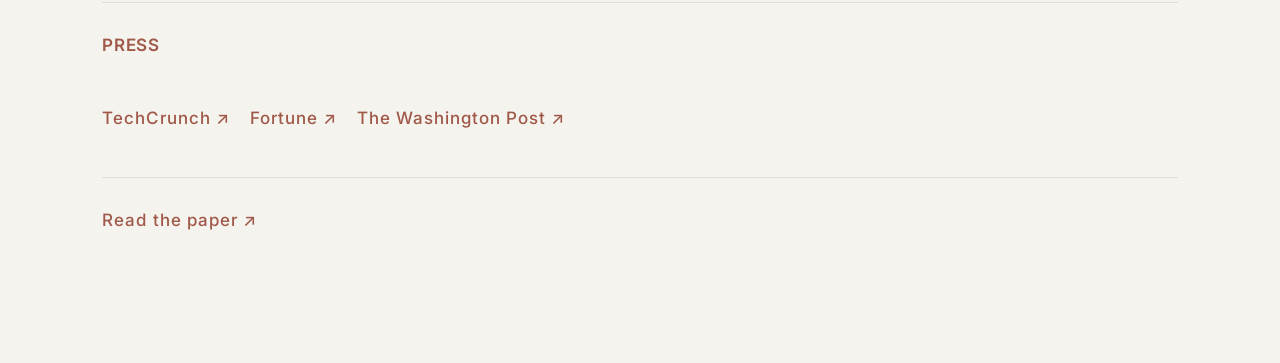
<file: Projects/project-assessments.html>
<!DOCTYPE html>
<html lang="en">
<head>
    <meta charset="UTF-8">
    <meta name="viewport" content="width=device-width, initial-scale=1.0">
    <title>Visual Assessments — Anjali Singh</title>
    <link rel="preconnect" href="https://fonts.googleapis.com">
    <link rel="preconnect" href="https://fonts.gstatic.com" crossorigin>
    <link href="https://fonts.googleapis.com/css2?family=Cormorant+Garamond:ital,wght@0,300;0,400;0,500;0,600;1,300;1,400&family=Inter:wght@300;400;500;600&display=swap" rel="stylesheet">
    <link rel="stylesheet" href="../style.css">
</head>
<body>

    <nav id="navbar">
        <div class="nav-container">
            <a href="../index.html#about" class="nav-logo">Anjali Singh</a>
            <ul class="nav-links">
                <li><a href="../index.html#about">About</a></li>
                <li><a href="../index.html#research">Research</a></li>
                <li><a href="../index.html#publications">Publications</a></li>
                <li><a href="../index.html#contact">Contact</a></li>
                <li><a href="../cv.pdf" class="nav-cv" target="_blank">CV ↗</a></li>
            </ul>
            <button class="nav-hamburger" aria-label="Toggle menu">
                <span></span><span></span><span></span>
            </button>
        </div>
    </nav>

    <main class="project-page">
        <div class="container">
            <a href="../index.html#research" class="back-link">← Back to Research</a>

            <div class="project-meta">
                <span class="project-year">2019</span>
                <span class="project-org">IBM Research</span>
                <span class="project-org">Sesame Street</span>
            </div>
            <h1 class="project-page-title">Automatic Generation of Visual Assessments for Early Childhood Learning</h1>
            <p class="project-page-hook">This <strong>first of its kind industry collaboration</strong> brought together IBM Research and Sesame Workshop to build a cognitive vocabulary learning app for young children. As a Machine Learning research engineer, I worked alognside primary school teachers and early childhood learning experts to automatically generate picture-based quiz questions at varying difficulty levels. This project pioneered the use of AI to generate pedagogically appropriate visual assessments that adapt to each child's vocabulary range.</p>

            <aside class="project-page-visual project-page-visual--narrow">
                    <!-- To use your own image: replace the <svg> below with <img src="your-image.jpg" alt="..."> -->
                    <img src="../Images/visual_assessments.png" alt="visual assessments">
                </aside>
                <div class="project-details">
                    <div class="project-section">
                        <h4 class="detail-label">Methods</h4>
                        <div class="method-flow">
                            <div class="method-step">Semi-structured interviews with primary school teachers to understand the process and challenges of creating visual multiple choice questions (MCQs) at varying difficulty levels</div>
                            <span class="method-arrow" aria-hidden="true">↓</span>
                            <div class="method-step">Developed a novel automated approach to generate visual MCQs — where answer options are presented as images — using an image corpus and a semantic network of curated vocabulary words connected by their relationships extracted from Children's Book Test database <span class="method-n">Leveraged image captioning, open information extraction, and neural embedding based semantic similarity matching</span></div>
                            <span class="method-arrow" aria-hidden="true">↓</span>
                            <div class="method-step">Contributed a novel metric for measuring semantic similarity between images, used to source and rank MCQ options at controlled difficulty levels</div>
                            <!-- <span class="method-arrow" aria-hidden="true">↓</span>
                            <div class="method-step">Integrated the system within IBM Watson's AI platform and deployed as part of the cognitive vocabulary learning app built in partnership with Sesame Workshop</div> -->
                        </div>
                    </div>
                    <div class="project-section">
                        <h4 class="detail-label">Key Findings</h4>
                        <p class="project-finding">Creating visual MCQs at varying difficulty levels is highly time-consuming for educators, with sourcing pedagogically appropriate images consuming a lot of their time. Our approach automated this end-to-end, by <span class="impact-stat">developing technology that could automatically generate picture-based assessment questions</span> at well-calibrated difficulty levels without sacrificing pedagogical quality.</p>
                    </div>
                    <div class="project-section">
                        <h4 class="detail-label">Impact</h4>
                        <ul class="impact-list">
                            <p class="project-finding">Contributed to <span class="impact-stat">industry's first cognitive vocabulary learning app</span> for young children, in collaboration between IBM Research and Sesame Workshop.</p>
                            <!-- <li>Contributed to <span class="impact-stat">industry's first cognitive vocabulary learning app</span> for young children, in collaboration between IBM Research and Sesame Workshop.</li> -->
                            <!-- <li>Pioneered <span class="impact-stat">AI-generated adaptive assessments</span> for early childhood learners — automatically determining a child's vocabulary range and personalizing their learning experience.</li> -->
                            <!-- <li>Significantly reduced the <span class="impact-stat">time and effort required of educators</span> to create difficulty-varied visual assessments at scale.</li>
                            <li>Published at <span class="impact-stat">AAAI/EAAI '19</span> — flagship AI conference, education track.</li> -->
                        </ul>
                    </div>
                    <div class="project-section" style="border-top: 1px solid rgba(138, 129, 124, 0.2); padding-top: 28px; margin-top: 8px;">
                        <h4 class="detail-label">Press</h4>
                        <div class="project-links" style="border-top: none;">
                            <a href="https://techcrunch.com/2017/06/07/sesame-workshop-and-ibm-team-up-to-test-a-new-a-i-powered-teaching-method/" class="project-link" target="_blank" rel="noopener">TechCrunch ↗</a>
                            <a href="https://fortune.com/2017/06/06/sesame-street-workshop-ibm-watson/" class="project-link" target="_blank" rel="noopener">Fortune ↗</a>
                            <a href="https://www.washingtonpost.com/news/the-switch/wp/2016/04/27/elmo-has-made-a-new-friend-ibms-watson/" class="project-link" target="_blank" rel="noopener">The Washington Post ↗</a>
                        </div>
                    </div>
                    <div class="project-links">
                        <a href="https://ojs.aaai.org//index.php/AAAI/article/view/5038" target="_blank" class="project-link">Read the paper ↗</a>
                    </div>
                </div>
                
        </div>
    </main>

    <script src="../script.js"></script>
</body>
</html>
</file>
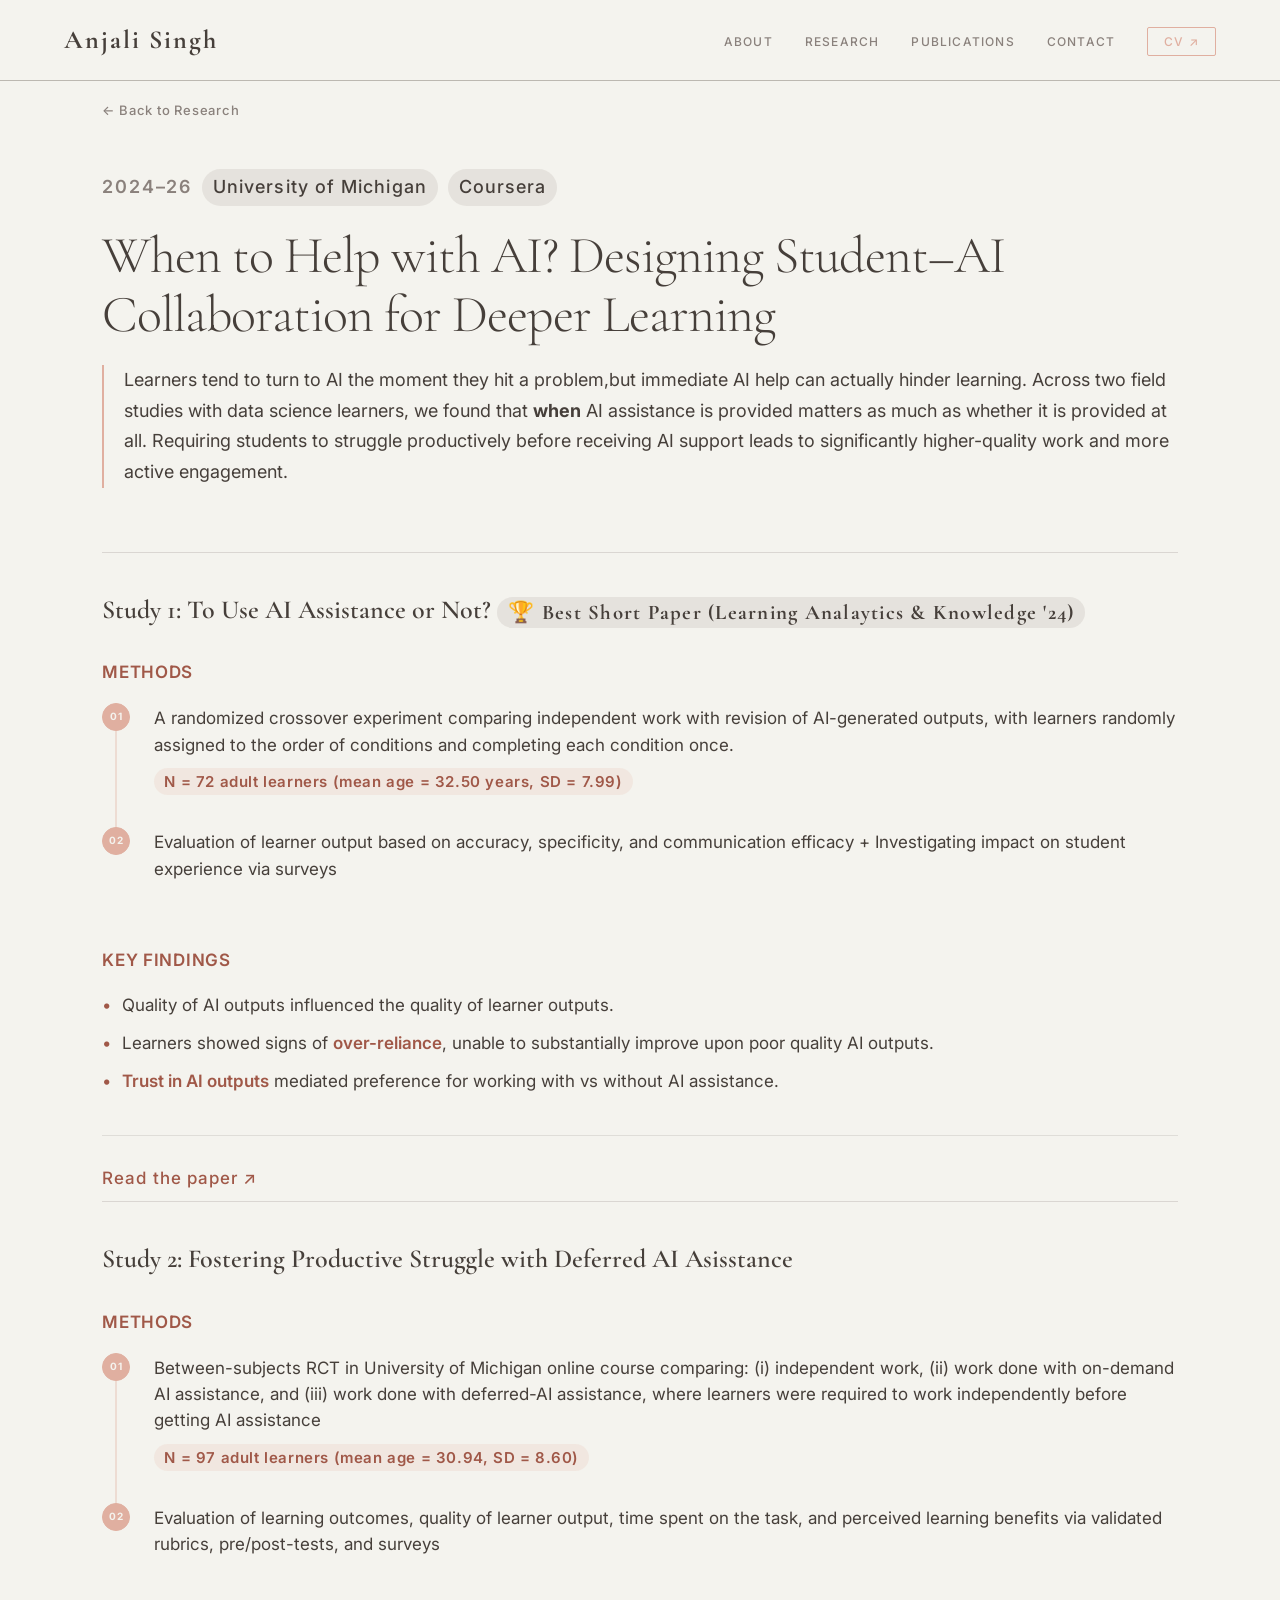
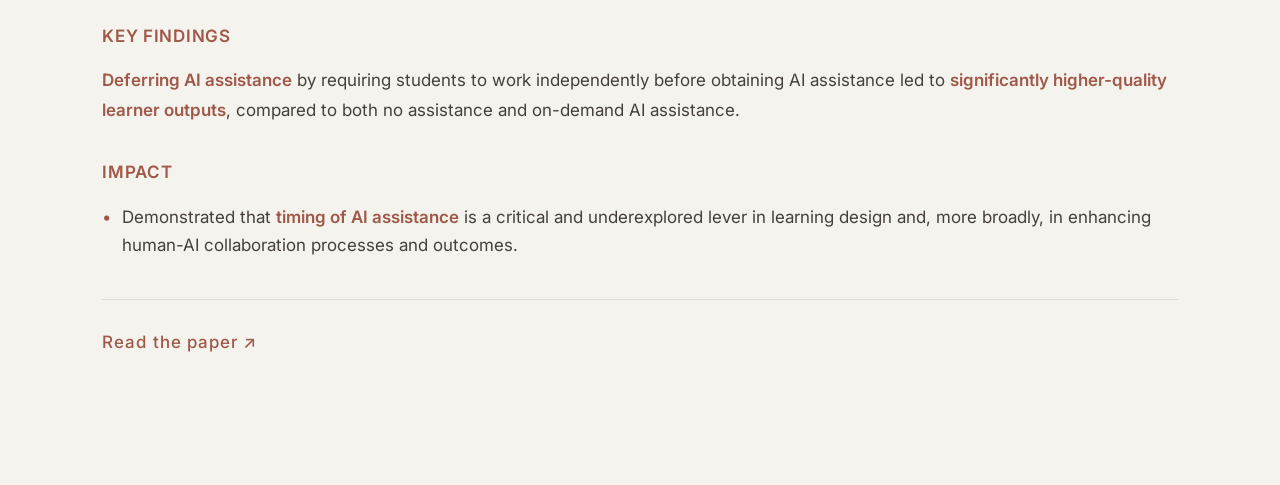
<file: Projects/project-deferred.html>
<!DOCTYPE html>
<html lang="en">
<head>
    <meta charset="UTF-8">
    <meta name="viewport" content="width=device-width, initial-scale=1.0">
    <title>When to Help with AI? — Anjali Singh</title>
    <link rel="preconnect" href="https://fonts.googleapis.com">
    <link rel="preconnect" href="https://fonts.gstatic.com" crossorigin>
    <link href="https://fonts.googleapis.com/css2?family=Cormorant+Garamond:ital,wght@0,300;0,400;0,500;0,600;1,300;1,400&family=Inter:wght@300;400;500;600&display=swap" rel="stylesheet">
    <link rel="stylesheet" href="../style.css">
</head>
<body>

    <nav id="navbar">
        <div class="nav-container">
            <a href="../index.html#about" class="nav-logo">Anjali Singh</a>
            <ul class="nav-links">
                <li><a href="../index.html#about">About</a></li>
                <li><a href="../index.html#research">Research</a></li>
                <li><a href="../index.html#publications">Publications</a></li>
                <li><a href="../index.html#contact">Contact</a></li>
                <li><a href="../cv.pdf" class="nav-cv" target="_blank">CV ↗</a></li>
            </ul>
            <button class="nav-hamburger" aria-label="Toggle menu">
                <span></span><span></span><span></span>
            </button>
        </div>
    </nav>

    <main class="project-page">
        <div class="container">
            <a href="../index.html#research" class="back-link">← Back to Research</a>

            <div class="project-meta">
                <span class="project-year">2024–26</span>
                <span class="project-org">University of Michigan</span>
                <span class="project-org">Coursera</span>
            </div>
            <h1 class="project-page-title">When to Help with AI? Designing Student–AI Collaboration for Deeper Learning</h1>
            <p class="project-page-hook">Learners tend to turn to AI the moment they hit a problem,but immediate AI help can actually hinder learning. Across two field studies with data science learners, we found that <strong>when</strong> AI assistance is provided matters as much as whether it is provided at all. Requiring students to struggle productively before receiving AI support leads to significantly higher-quality work and more active engagement.</p>

            <!-- <aside class="project-page-visual">
                <img src="../Images/deferred-AI-snapshot.png" alt="Deferred AI project screenshot">
            </aside> -->

            <div class="project-details">

                <!-- ─── Study 1 ─── -->
                <div class="sub-project">
                    <div class="sub-project-header">
                        <!-- <span class="sub-project-number">Study 1</span> -->
                        <h2 class="sub-project-title">Study 1: To Use AI Assistance or Not? <span class="project-org" style="font-size:0.8em; vertical-align:middle; font-weight:1000;">🏆 Best Short Paper (Learning Analaytics & Knowledge '24)</span></h2>
                    </div>
                    <!-- <div class="project-details">
                        <p class="project-finding">In this formative study, we conducted an experiment with a cross-over design, such that each student once worked with AI assistance, and once without it. </p> -->
                        <div class="project-section">
                            <h4 class="detail-label">Methods</h4>
                            <div class="method-flow">
                                <div class="method-step">A randomized crossover experiment comparing independent work with revision of AI-generated outputs, with learners randomly assigned to the order of conditions and completing each condition once. <span class="method-n">N = 72 adult learners (mean age = 32.50 years, SD = 7.99)
</span></div>
                                <span class="method-arrow" aria-hidden="true">↓</span>
                                <div class="method-step">Evaluation of learner output based on accuracy, specificity, and communication efficacy + Investigating impact on student experience via surveys</div>
                            </div>
                        </div>
                        <div class="project-section">
                            <h4 class="detail-label">Key Findings</h4>
                            <ul class="impact-list">
                                <li>Quality of AI outputs influenced the quality of learner outputs.</li> 
                                <li>Learners showed signs of <span class="impact-stat">over-reliance</span>, unable to substantially improve upon poor quality AI outputs.</li>
                                <li><span class="impact-stat">Trust in AI outputs</span> mediated preference for working with vs without AI assistance.</li>
                            </ul>
                        </div>
                        <div class="project-links">
                            <a href="https://dl.acm.org/doi/10.1145/3636555.3636853" class="project-link" target="_blank" rel="noopener">Read the paper ↗</a>
                        </div>
                    </div>
                </div>

                <!-- ─── Study 2 ─── -->
                <div class="sub-project">
                    <div class="sub-project-header">
                        <!-- <span class="sub-project-number">Study 2</span> -->
                        <h2 class="sub-project-title">Study 2: Fostering Productive Struggle with Deferred AI Asisstance</h2>
                    </div>
                    <!-- <div class="project-details">
                        <p class="project-finding">Placeholder text for Study 2. Replace with a brief description of the study context and motivation.</p> -->
                        <div class="project-section">
                            <h4 class="detail-label">Methods</h4>
                            <div class="method-flow">
                                <div class="method-step">Between-subjects RCT in University of Michigan online course comparing: (i) independent work, (ii) work done with on-demand AI assistance, and (iii) work done with deferred-AI assistance, where learners were required to work independently before getting AI assistance <span class="method-n">N = 97 adult learners (mean age = 30.94, SD = 8.60)</span></div>
                                <span class="method-arrow" aria-hidden="true">↓</span>
                                <!-- <div class="method-step">Three conditions — Baseline (no AI assi) · AI-assistance (on demand) · Deferred AI-assistance (write first, then receive AI hint)</div>
                                <span class="method-arrow" aria-hidden="true">↓</span> -->
                                <div class="method-step"> Evaluation of learning outcomes, quality of learner output, time spent on the task, and perceived learning benefits via validated rubrics, pre/post-tests, and surveys</div>
                            </div>
                        </div>
                        <div class="project-section">
                            <h4 class="detail-label">Key Findings</h4>
                            <p class="project-finding"><span class="impact-stat">Deferring AI assistance</span> by requiring students to work independently before obtaining AI assistance led to <span class="impact-stat">significantly higher-quality learner outputs</span>, compared to both no assistance and on-demand AI assistance. </p>
                        </div>
                        <div class="project-section">
                            <h4 class="detail-label">Impact</h4>
                            <ul class="impact-list">
                                <li>Demonstrated that <span class="impact-stat">timing of AI assistance</span> is a critical and underexplored lever in learning design and, more broadly, in enhancing human-AI collaboration processes and outcomes.</li>
                                <!-- <li>Contributed an <span class="impact-stat">algorithmic pipeline</span> for generating personalized, scalable hint-writing assignments in large data science courses.</li> -->
                                <!-- <li>Released a <span class="impact-stat">dataset</span> of student- and AI-generated hints paired with correct and incorrect programs, along with a validated rubric for evaluating hint quality.</li> -->
                            </ul>
                        </div>
                        <div class="project-links">
                            <a href="https://arxiv.org/abs/2604.19931" class="project-link" target="_blank" rel="noopener">Read the paper ↗</a>
                        </div>
                    </div>
                </div>

            </div>

        </div>
    </main>

    <script src="../script.js"></script>
</body>
</html>
</file>
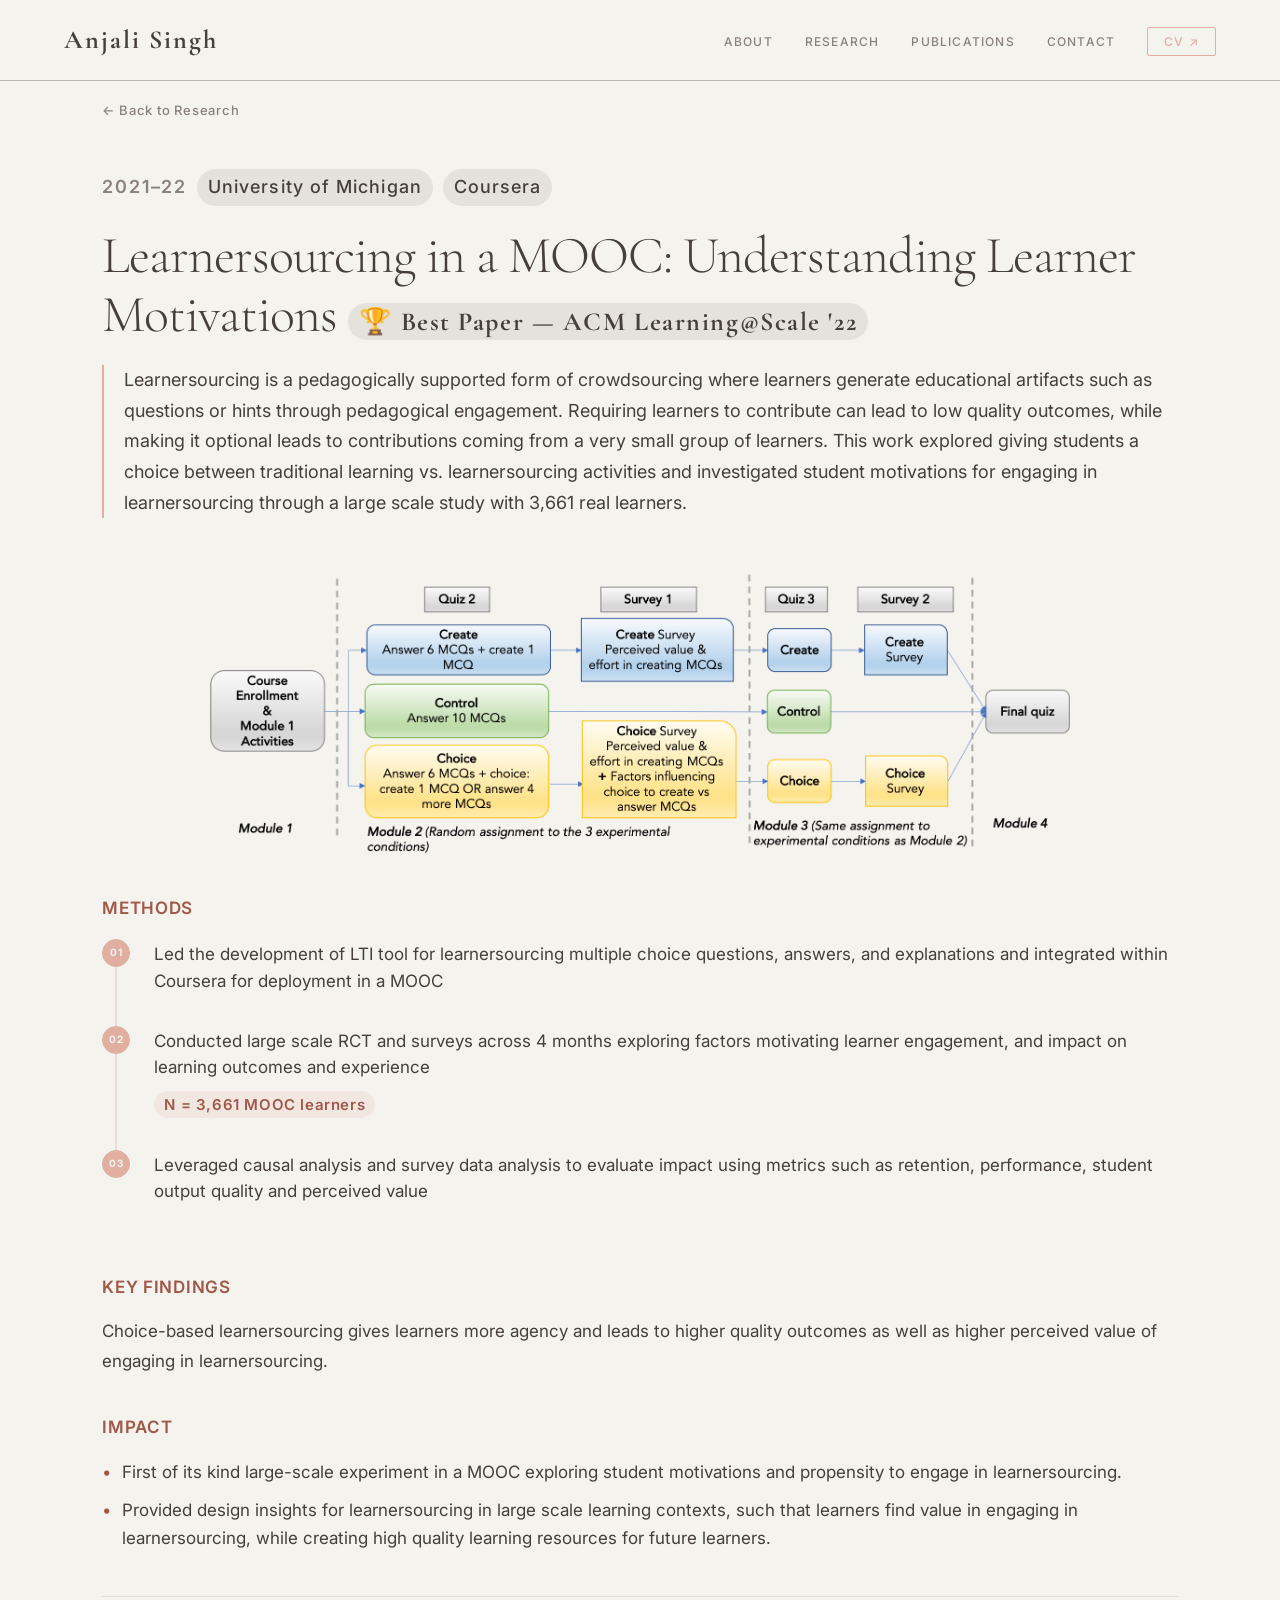
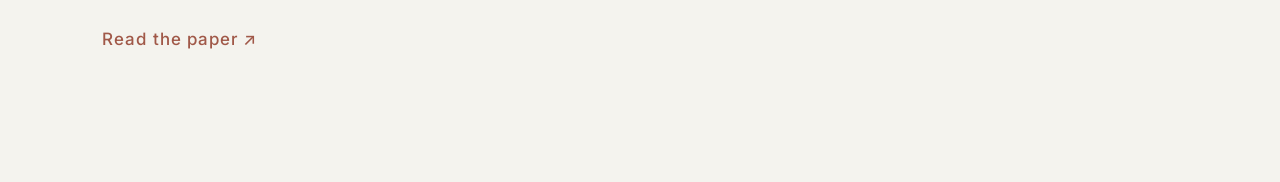
<file: Projects/project-learnersourcing.html>
<!DOCTYPE html>
<html lang="en">
<head>
    <meta charset="UTF-8">
    <meta name="viewport" content="width=device-width, initial-scale=1.0">
    <title>Learnersourcing — Anjali Singh</title>
    <link rel="preconnect" href="https://fonts.googleapis.com">
    <link rel="preconnect" href="https://fonts.gstatic.com" crossorigin>
    <link href="https://fonts.googleapis.com/css2?family=Cormorant+Garamond:ital,wght@0,300;0,400;0,500;0,600;1,300;1,400&family=Inter:wght@300;400;500;600&display=swap" rel="stylesheet">
    <link rel="stylesheet" href="../style.css">
</head>
<body>

    <nav id="navbar">
        <div class="nav-container">
            <a href="../index.html#about" class="nav-logo">Anjali Singh</a>
            <ul class="nav-links">
                <li><a href="../index.html#about">About</a></li>
                <li><a href="../index.html#research">Research</a></li>
                <li><a href="../index.html#publications">Publications</a></li>
                <li><a href="../index.html#contact">Contact</a></li>
                <li><a href="../cv.pdf" class="nav-cv" target="_blank">CV ↗</a></li>
            </ul>
            <button class="nav-hamburger" aria-label="Toggle menu">
                <span></span><span></span><span></span>
            </button>
        </div>
    </nav>

    <main class="project-page">
        <div class="container">
            <a href="../index.html#research" class="back-link">← Back to Research</a>

            <div class="project-meta">
                <span class="project-year">2021–22</span>
                <span class="project-org">University of Michigan</span>
                <span class="project-org">Coursera</span>
            </div>
            <h1 class="project-page-title">Learnersourcing in a MOOC: Understanding Learner Motivations <span class="project-org" style="font-size:0.5em; vertical-align:middle; font-weight:700;">🏆 Best Paper — ACM Learning@Scale '22</span></h1>
            <p class="project-page-hook">Learnersourcing is a pedagogically supported form of crowdsourcing where learners generate educational artifacts such as questions or hints through pedagogical engagement. Requiring learners to contribute can lead to low quality outcomes, while making it optional leads to contributions coming from a very small group of learners. This work explored giving students a choice between traditional learning vs. learnersourcing activities and investigated student motivations for engaging in learnersourcing through a large scale study with 3,661 real learners. </p>

            <aside class="project-page-visual" style="width:80%;max-width:80%;margin:2rem auto;">
                <img src="../Images/learnersourcing_workflow.png" alt="learnersourcing experiment setup" style="width:100%;height:auto;display:block;">
            </aside>
                <div class="project-details">
                    <div class="project-section">
                        <h4 class="detail-label">Methods</h4>
                        <div class="method-flow">
                            <div class="method-step">Led the development of LTI tool for learnersourcing multiple choice questions, answers, and explanations and integrated within Coursera for deployment in a MOOC</div>
                            <span class="method-arrow" aria-hidden="true">↓</span>
                            <div class="method-step">Conducted large scale RCT and surveys across 4 months exploring factors motivating learner engagement, and impact on learning outcomes and experience<span class="method-n">N = 3,661 MOOC learners</span></div>
                            <span class="method-arrow" aria-hidden="true">↓</span>
                            <div class="method-step">Leveraged causal analysis and survey data analysis to evaluate impact using metrics such as retention, performance, student output quality and perceived value</div>
                        </div>
                    </div>
                    <div class="project-section">
                        <h4 class="detail-label">Key Findings</h4>
                        <ul class="impact-list"></ul>
                        <p class="project-finding">Choice-based learnersourcing gives learners more agency and leads to higher quality outcomes as well as higher perceived value of engaging in learnersourcing. 
                        </p>
                    </div>
                    <div class="project-section">
                        <h4 class="detail-label">Impact</h4>
                        <ul class="impact-list">
                            <li>First of its kind large-scale experiment in a MOOC exploring student motivations and propensity to engage in learnersourcing.</li>
                            <li>Provided design insights for learnersourcing in large scale learning contexts, such that learners find value in engaging in learnersourcing, while creating high quality learning resources for future learners.</li>
                        </ul>
                    </div>
                    <div class="project-links">
                        <a href="https://dl.acm.org/doi/abs/10.1145/3430895.3460142" target="_blank" class="project-link">Read the paper ↗</a>
                    </div>
                </div>
                
        </div>
    </main>

    <script src="../script.js"></script>
</body>
</html>
</file>
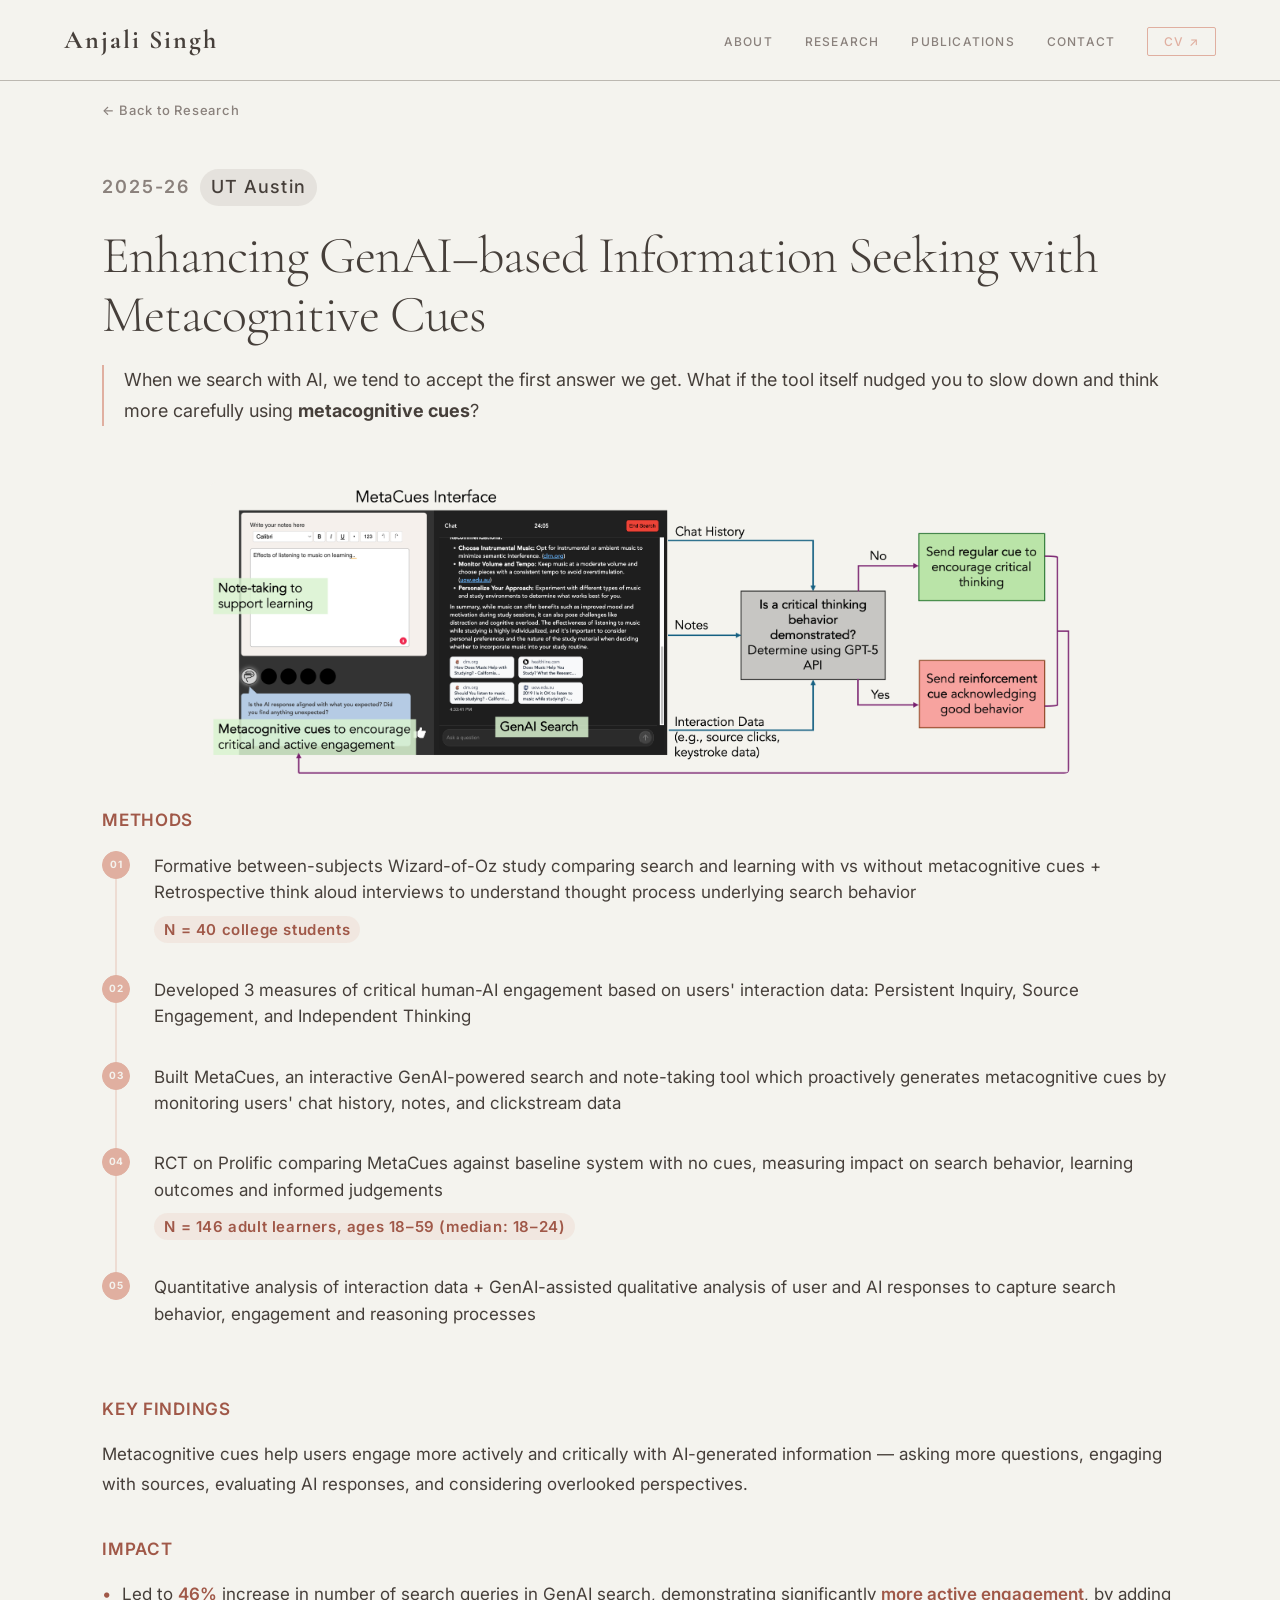
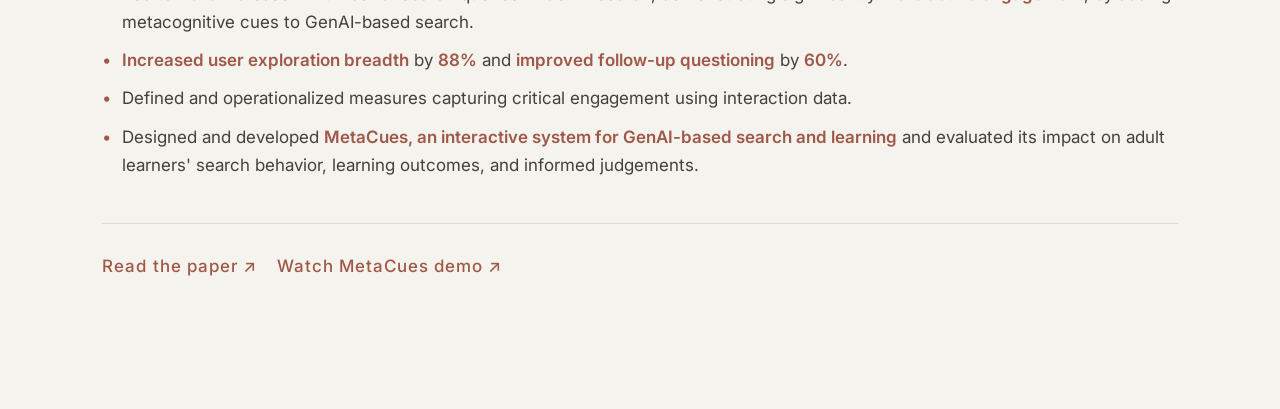
<file: Projects/project-metacues.html>
<!DOCTYPE html>
<html lang="en">
<head>
    <meta charset="UTF-8">
    <meta name="viewport" content="width=device-width, initial-scale=1.0">
    <title>MetaCues — Anjali Singh</title>
    <link rel="preconnect" href="https://fonts.googleapis.com">
    <link rel="preconnect" href="https://fonts.gstatic.com" crossorigin>
    <link href="https://fonts.googleapis.com/css2?family=Cormorant+Garamond:ital,wght@0,300;0,400;0,500;0,600;1,300;1,400&family=Inter:wght@300;400;500;600&display=swap" rel="stylesheet">
    <link rel="stylesheet" href="../style.css">
</head>
<body>

    <nav id="navbar">
        <div class="nav-container">
            <a href="../index.html#about" class="nav-logo">Anjali Singh</a>
            <ul class="nav-links">
                <li><a href="../index.html#about">About</a></li>
                <li><a href="../index.html#research">Research</a></li>
                <li><a href="../index.html#publications">Publications</a></li>
                <li><a href="../index.html#contact">Contact</a></li>
                <li><a href="../cv.pdf" class="nav-cv" target="_blank">CV ↗</a></li>
            </ul>
            <button class="nav-hamburger" aria-label="Toggle menu">
                <span></span><span></span><span></span>
            </button>
        </div>
    </nav>

    <main class="project-page">
        <div class="container">
            <a href="../index.html#research" class="back-link">← Back to Research</a>

            <div class="project-meta">
                <span class="project-year">2025-26</span>
                <span class="project-org">UT Austin</span>
            </div>
            <h1 class="project-page-title">Enhancing GenAI–based Information Seeking with Metacognitive Cues</h1>
            <p class="project-page-hook">When we search with AI, we tend to accept the first answer we get. What if the tool itself nudged you to slow down and think more carefully using <strong>metacognitive cues</strong>?</p>

            <aside class="project-page-visual" style="width:80%;max-width:80%;margin:2rem auto;">
                    <img src="../Images/interface_and_algo.png" alt="MetaCues interface and algorithm" style="width:100%;height:auto;display:block;">
                </aside>
                <div class="project-details">
                    <div class="project-section">
                        <h4 class="detail-label">Methods</h4>
                        <div class="method-flow">
                            <div class="method-step">Formative between-subjects Wizard-of-Oz study comparing search and learning with vs without metacognitive cues + Retrospective think aloud interviews to understand thought process underlying search behavior<span class="method-n">N = 40 college students</span></div>
                            <span class="method-arrow" aria-hidden="true">↓</span>
                            <div class="method-step">Developed 3 measures of critical human-AI engagement based on users' interaction data: Persistent Inquiry, Source Engagement, and Independent Thinking </div>
                            <span class="method-arrow" aria-hidden="true">↓</span>
                            <div class="method-step">Built MetaCues, an interactive GenAI-powered search and note-taking tool which proactively generates metacognitive cues by monitoring users' chat history, notes, and clickstream data</div>
                            <span class="method-arrow" aria-hidden="true">↓</span>
                            <div class="method-step">RCT on Prolific comparing MetaCues against baseline system with no cues, measuring impact on search behavior, learning outcomes and informed judgements<span class="method-n">N = 146 adult learners, ages 18–59 (median: 18–24)</span></div>
                            <span class="method-arrow" aria-hidden="true">↓</span>
                            <div class="method-step">Quantitative analysis of interaction data + GenAI-assisted qualitative analysis of user and AI responses to capture search behavior, engagement and reasoning processes</div>
                        </div>
                    </div>
                    <div class="project-section">
                        <h4 class="detail-label">Key Findings</h4>
                        <p class="project-finding">Metacognitive cues help users engage more actively and critically with AI-generated information — asking more questions, engaging with sources, evaluating AI responses, and considering overlooked perspectives.</p>
                    </div>
                    <div class="project-section">
                        <h4 class="detail-label">Impact</h4>
                        <ul class="impact-list">
                            <li>Led to <span class="impact-stat">46%</span> increase in number of search queries in GenAI search, demonstrating significantly <span class="impact-stat">more active engagement</span>, by adding metacognitive cues to GenAI-based search.</li>
                            <li><span class="impact-stat">Increased user exploration breadth</span> by <span class="impact-stat">88%</span> and <span class="impact-stat">improved follow-up questioning</span> by <span class="impact-stat">60%</span>.</li>
                            <li>Defined and operationalized measures capturing critical engagement using interaction data.</li>
                            <li>Designed and developed <span class="impact-stat">MetaCues, an interactive system for GenAI-based search and learning</span> and evaluated its impact on adult learners' search behavior, learning outcomes, and informed judgements.</li>
                        </ul>
                    </div>
                    <div class="project-links">
                        <a href="https://arxiv.org/abs/2505.24014" target="_blank" class="project-link">Read the paper ↗</a>
                        <a href="https://www.youtube.com/watch?v=coNovENzRNs" target="_blank" class="project-link">Watch MetaCues demo ↗</a>
                    </div>
                </div>
                
        </div>
    </main>

    <script src="../script.js"></script>
</body>
</html>
</file>
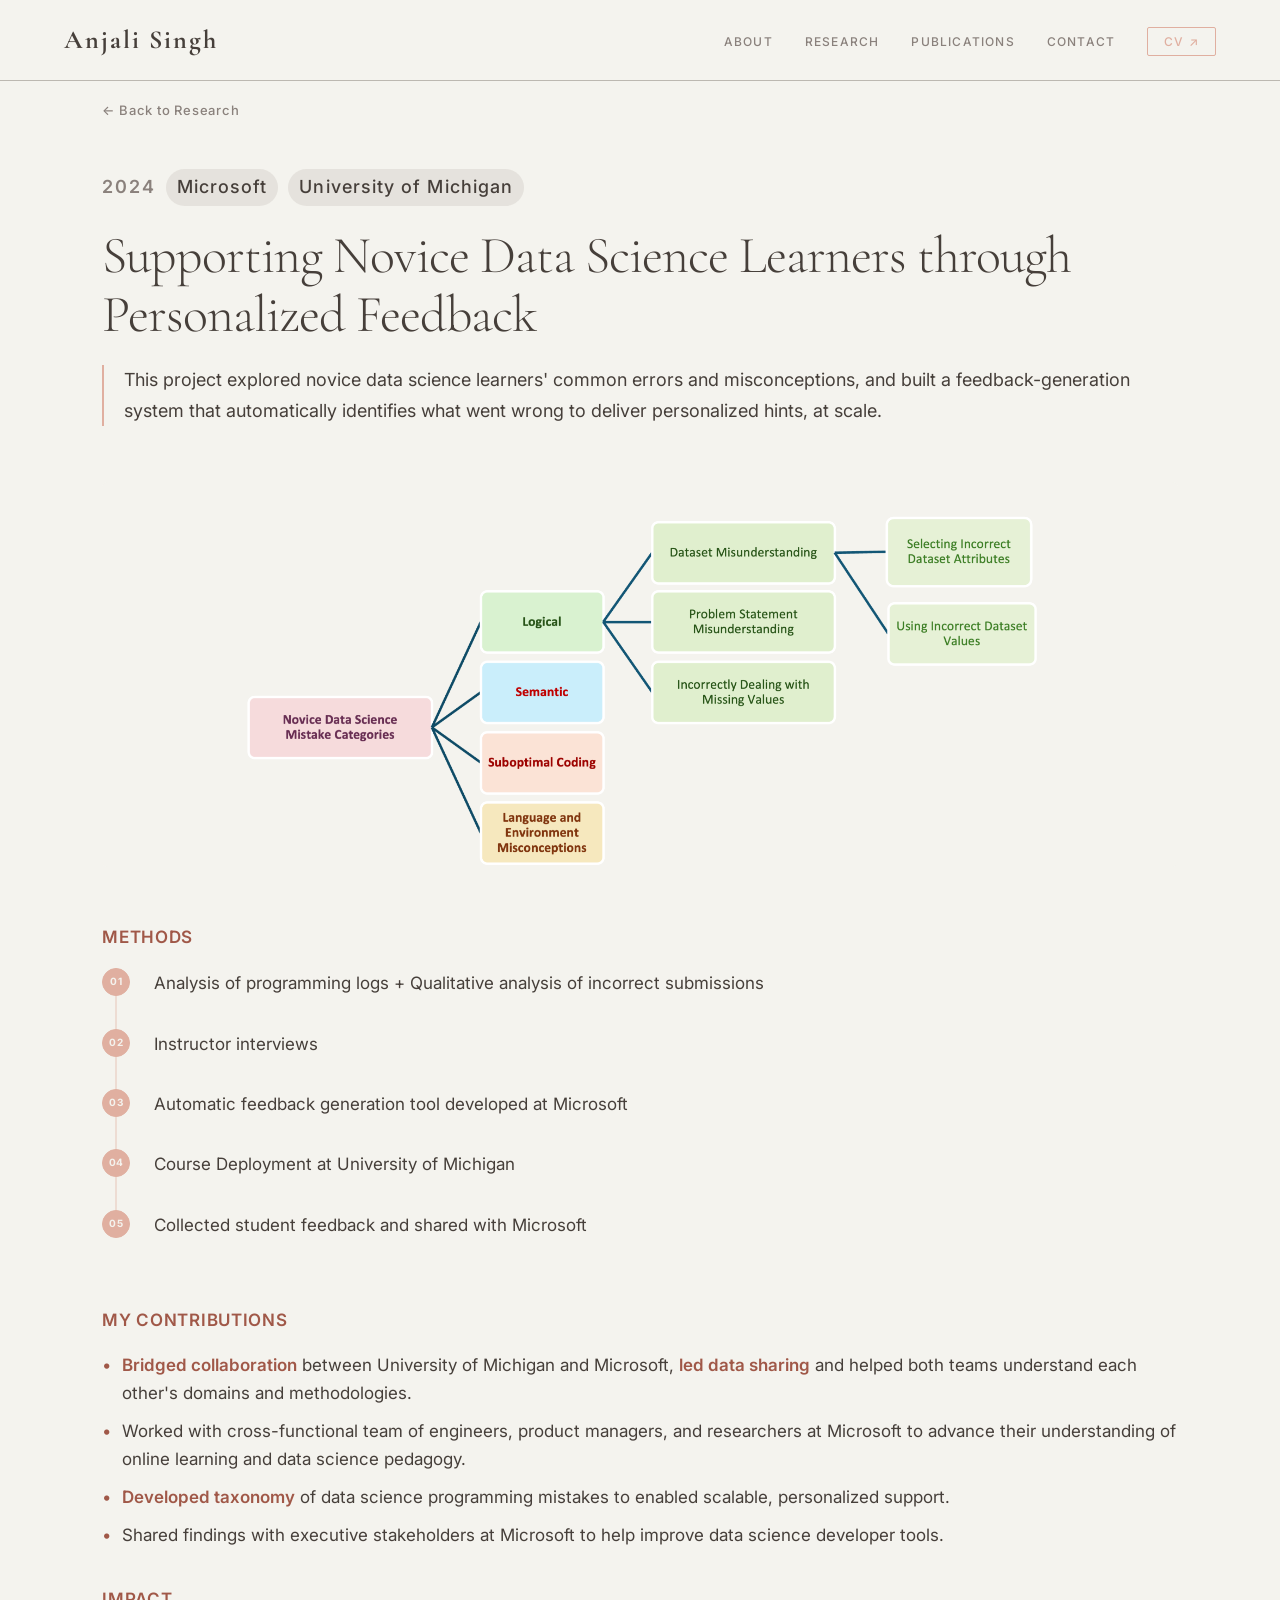
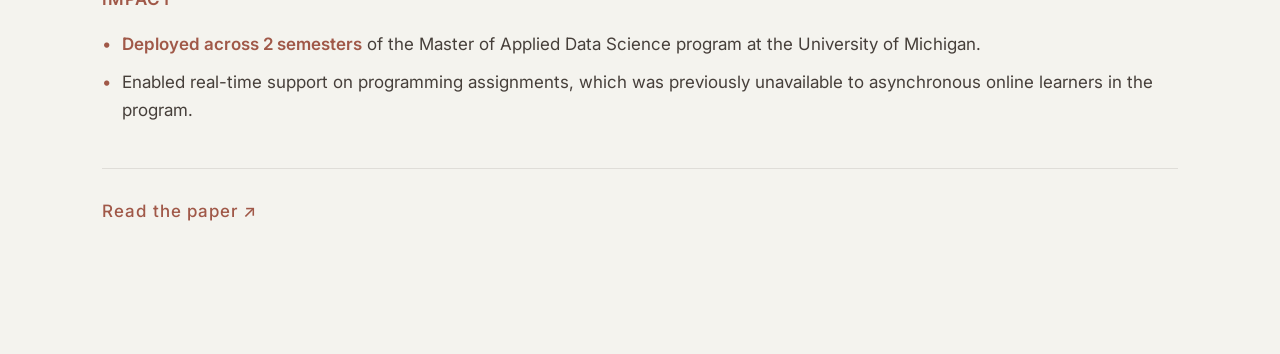
<file: Projects/project-programming.html>
<!DOCTYPE html>
<html lang="en">
<head>
    <meta charset="UTF-8">
    <meta name="viewport" content="width=device-width, initial-scale=1.0">
    <title>Programming Difficulties — Anjali Singh</title>
    <link rel="preconnect" href="https://fonts.googleapis.com">
    <link rel="preconnect" href="https://fonts.gstatic.com" crossorigin>
    <link href="https://fonts.googleapis.com/css2?family=Cormorant+Garamond:ital,wght@0,300;0,400;0,500;0,600;1,300;1,400&family=Inter:wght@300;400;500;600&display=swap" rel="stylesheet">
    <link rel="stylesheet" href="../style.css">
</head>
<body>

    <nav id="navbar">
        <div class="nav-container">
            <a href="../index.html#about" class="nav-logo">Anjali Singh</a>
            <ul class="nav-links">
                <li><a href="../index.html#about">About</a></li>
                <li><a href="../index.html#research">Research</a></li>
                <li><a href="../index.html#publications">Publications</a></li>
                <li><a href="../index.html#contact">Contact</a></li>
                <li><a href="../cv.pdf" class="nav-cv" target="_blank">CV ↗</a></li>
            </ul>
            <button class="nav-hamburger" aria-label="Toggle menu">
                <span></span><span></span><span></span>
            </button>
        </div>
    </nav>

    <main class="project-page">
        <div class="container">
            <a href="../index.html#research" class="back-link">← Back to Research</a>

            <div class="project-meta">
                <span class="project-year">2024</span>
                <span class="project-org">Microsoft</span>
                <span class="project-org">University of Michigan</span>
            </div>
            <h1 class="project-page-title">Supporting Novice Data Science Learners through Personalized Feedback</h1>
            <p class="project-page-hook">This project explored novice data science learners' common errors and misconceptions, and built a feedback-generation system that automatically identifies what went wrong to deliver personalized hints, at scale.</p>


            <aside class="project-page-visual">
                    <!-- To use your own image: replace the <svg> below with <img src="your-image.jpg" alt="..."> -->
                    <img src="../Images/DS_taxonomy.png" alt="data science errors taxonomy">
                        <rect x="40" y="42"  width="140" height="9" rx="4" fill="#8a817c" opacity="0.22"/>
                        <rect x="40" y="61"  width="100" height="9" rx="4" fill="#8a817c" opacity="0.22"/>
                        <rect x="40" y="80"  width="160" height="9" rx="4" fill="#8a817c" opacity="0.22"/>
                        <rect x="40" y="99"  width="185" height="13" rx="4" fill="#e0afa0" opacity="0.72"/>
                        <rect x="236" y="95" width="64"  height="21" rx="10" fill="#e0afa0"/>
                        <line x1="246" y1="102" x2="260" y2="102" stroke="#463f3a" stroke-width="1.5"/>
                        <line x1="246" y1="107" x2="255" y2="107" stroke="#463f3a" stroke-width="1.2"/>
                        <rect x="40" y="122" width="118" height="9" rx="4" fill="#8a817c" opacity="0.22"/>
                        <rect x="40" y="141" width="85"  height="9" rx="4" fill="#8a817c" opacity="0.22"/>
                        <rect x="40" y="160" width="135" height="9" rx="4" fill="#8a817c" opacity="0.22"/>
                    </svg>
                </aside>
                <div class="project-details">
                    <div class="project-section">
                        <h4 class="detail-label">Methods</h4>
                        <div class="method-flow">
                            <div class="method-step">Analysis of programming logs + Qualitative analysis of incorrect submissions</div>
                            <span class="method-arrow" aria-hidden="true">↓</span>
                            <div class="method-step">Instructor interviews</div>
                            <span class="method-arrow" aria-hidden="true">↓</span>
                            <div class="method-step">Automatic feedback generation tool developed at Microsoft</div>
                            <span class="method-arrow" aria-hidden="true">↓</span>
                            <div class="method-step">Course Deployment at University of Michigan</div>
                            <span class="method-arrow" aria-hidden="true">↓</span>
                            <div class="method-step">Collected student feedback and shared with Microsoft</div>
                        </div>
                    </div>
                    <div class="project-section">
                        <h4 class="detail-label">My Contributions</h4>
                        <ul class="impact-list">
                        <li><span class="impact-stat">Bridged collaboration</span> between University of Michigan and Microsoft, <span class="impact-stat">led data sharing</span> and helped both teams understand each other's domains and methodologies.</li>
                        <li>Worked with cross-functional team of engineers, product managers, and researchers at Microsoft to advance their understanding of online learning and data science pedagogy.</li>
                        <li><span class="impact-stat">Developed taxonomy</span> of data science programming mistakes to enabled scalable, personalized support.</li>
                        <li>Shared findings with executive stakeholders at Microsoft to help improve data science developer tools.</li>
                        </ul>
                    </div>
                    <div class="project-section">
                        <h4 class="detail-label">Impact</h4>
                        <ul class="impact-list">
                            <li><span class="impact-stat">Deployed across 2 semesters</span> of the Master of Applied Data Science program at the University of Michigan.</li>
                            <li>Enabled real-time support on programming assignments, which was previously unavailable to asynchronous online learners in the program.</li>
                        </ul>
                    </div>
                    <div class="project-links">
                        <a href="https://dl.acm.org/doi/abs/10.1145/3626252.3630884" target="_blank" class="project-link">Read the paper ↗</a>
                    </div>
                </div>
                
        </div>
    </main>

    <script src="../script.js"></script>
</body>
</html>
</file>
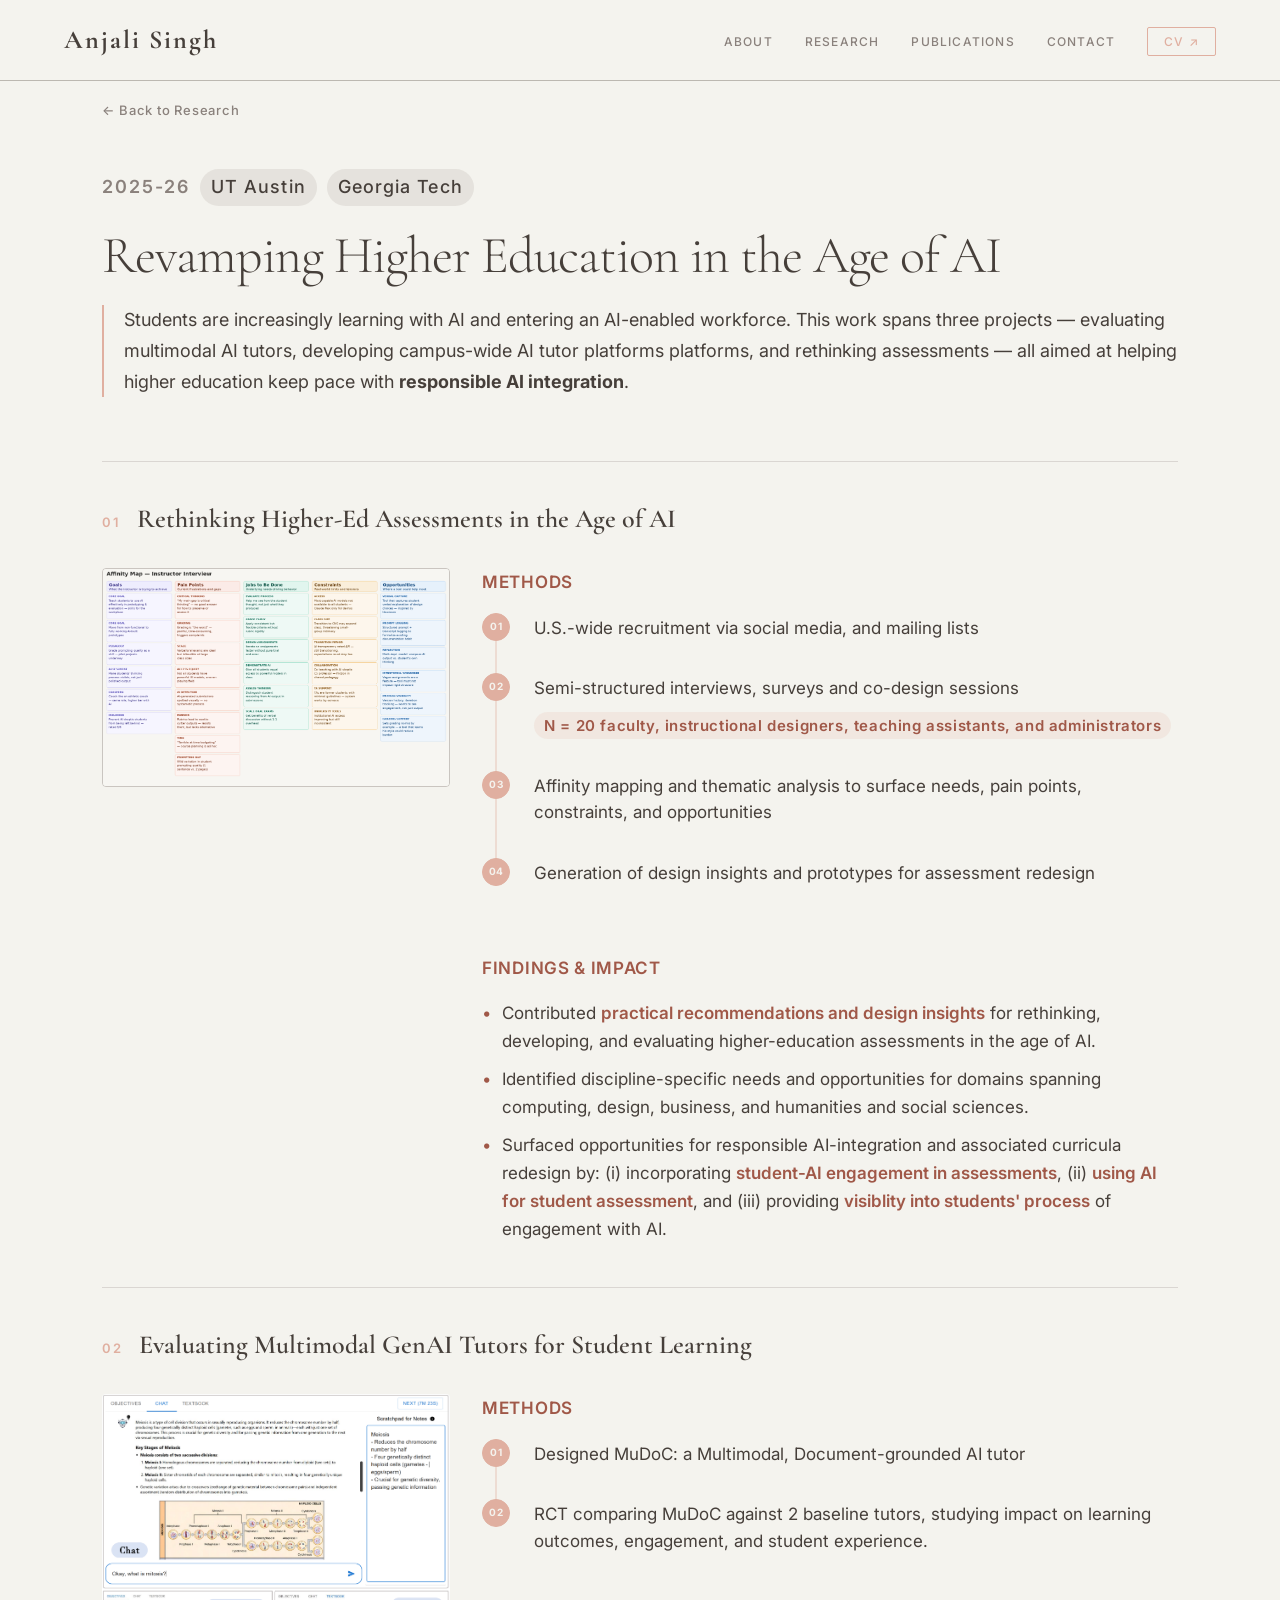
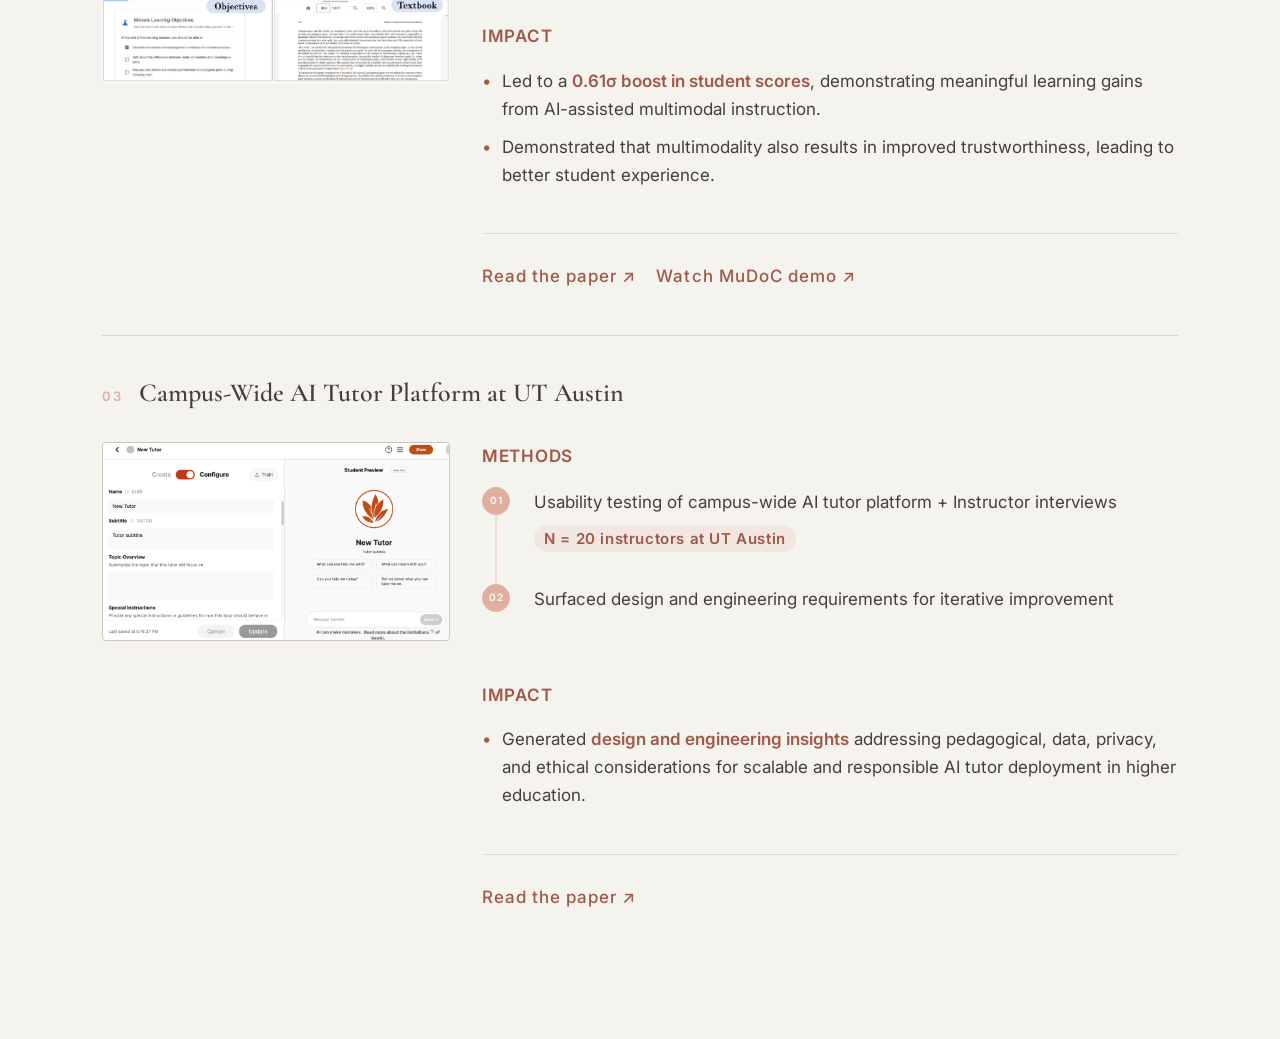
<file: Projects/project-rethinking-assessments.html>
<!DOCTYPE html>
<html lang="en">
<head>
    <meta charset="UTF-8">
    <meta name="viewport" content="width=device-width, initial-scale=1.0">
    <title>Revamping Higher Education — Anjali Singh</title>
    <link rel="preconnect" href="https://fonts.googleapis.com">
    <link rel="preconnect" href="https://fonts.gstatic.com" crossorigin>
    <link href="https://fonts.googleapis.com/css2?family=Cormorant+Garamond:ital,wght@0,300;0,400;0,500;0,600;1,300;1,400&family=Inter:wght@300;400;500;600&display=swap" rel="stylesheet">
    <link rel="stylesheet" href="../style.css">
</head>
<body>

    <nav id="navbar">
        <div class="nav-container">
            <a href="../index.html#about" class="nav-logo">Anjali Singh</a>
            <ul class="nav-links">
                <li><a href="../index.html#about">About</a></li>
                <li><a href="../index.html#research">Research</a></li>
                <li><a href="../index.html#publications">Publications</a></li>
                <li><a href="../index.html#contact">Contact</a></li>
                <li><a href="../cv.pdf" class="nav-cv" target="_blank">CV ↗</a></li>
            </ul>
            <button class="nav-hamburger" aria-label="Toggle menu">
                <span></span><span></span><span></span>
            </button>
        </div>
    </nav>

    <main class="project-page">
        <div class="container">
            <a href="../index.html#research" class="back-link">← Back to Research</a>

            <div class="project-meta">
                <span class="project-year">2025-26</span>
                <span class="project-org">UT Austin</span>
                <span class="project-org">Georgia Tech</span>
            </div>
            <h1 class="project-page-title">Revamping Higher Education in the Age of AI</h1>
            <p class="project-page-hook">Students are increasingly learning with AI and entering an AI-enabled workforce. This work spans three projects — evaluating multimodal AI tutors, developing campus-wide AI tutor platforms platforms, and rethinking assessments — all aimed at helping higher education keep pace with <strong>responsible AI integration</strong>.</p>

            <div class="project-details">

                <!-- ─── Sub-project 1 ─── -->
                <div class="sub-project">
                    <div class="sub-project-header">
                        <span class="sub-project-number">01</span>
                        <h2 class="sub-project-title">Rethinking Higher-Ed Assessments in the Age of AI</h2>
                    </div>
                    <div class="sub-project-layout">
                        <div class="sub-project-image"><img src="../Images/rethinking_assessments.png" alt="description" style="border: 1px solid rgba(138, 129, 124, 0.4); border-radius: 4px;"></div>
                        <div class="project-details">
                            <div class="project-section">
                                <h4 class="detail-label">Methods</h4>
                                <div class="method-flow">
                                    <div class="method-step">U.S.-wide recruitment via social media, and mailing lists</div>
                                    <span class="method-arrow" aria-hidden="true">↓</span>
                                    <div class="method-step">Semi-structured interviews, surveys and co-design sessions<span class="method-n">N = 20 faculty, instructional designers, teaching assistants, and administrators</span></div>
                                    <span class="method-arrow" aria-hidden="true">↓</span>
                                    <div class="method-step">Affinity mapping and thematic analysis to surface needs, pain points, constraints, and opportunities</div>
                                    <span class="method-arrow" aria-hidden="true">↓</span>
                                    <div class="method-step">Generation of design insights and prototypes for assessment redesign</div>
                                </div>
                            </div>
                            <div class="project-section">
                                <h4 class="detail-label">Findings & Impact</h4>
                                <ul class="impact-list">
                                    <li>Contributed <span class="impact-stat">practical recommendations and design insights</span> for rethinking, developing, and evaluating higher-education assessments in the age of AI.</li>
                                    <li>Identified discipline-specific needs and opportunities for domains spanning computing, design, business, and humanities and social sciences.</li>
                                    <li>Surfaced opportunities for responsible AI-integration and associated curricula redesign by: (i) incorporating <span class="impact-stat">student-AI engagement in assessments</span>, (ii) <span class="impact-stat">using AI for student assessment</span>, and (iii) providing <span class="impact-stat">visiblity into students' process</span> of engagement with AI.</li>
                                </ul>
                            </div>
                        </div>
                    </div>
                </div>

                <!-- ─── Sub-project 2 ─── -->
                <div class="sub-project">
                    <div class="sub-project-header">
                        <span class="sub-project-number">02</span>
                        <h2 class="sub-project-title">Evaluating Multimodal GenAI Tutors for Student Learning</h2>
                    </div>
                    <div class="sub-project-layout">
                        <div class="sub-project-image"><img src="../Images/Mudoc.png" alt="description"></div>
                        <div class="project-details">
                            <div class="project-section">
                                <h4 class="detail-label">Methods</h4>
                                <div class="method-flow">
                                    <div class="method-step">Designed MuDoC: a Multimodal, Document-grounded AI tutor</div>
                                    <span class="method-arrow" aria-hidden="true">↓</span>
                                    <div class="method-step">RCT comparing MuDoC against 2 baseline tutors, studying impact on learning outcomes, engagement, and student experience.</div>
                                </div>
                            </div>
                            <div class="project-section">
                                <h4 class="detail-label">Impact</h4>
                                <ul class="impact-list">
                                    <li>Led to a <span class="impact-stat">0.61σ boost in student scores</span>, demonstrating meaningful learning gains from AI-assisted multimodal instruction.</li>
                                    <li>Demonstrated that multimodality also results in improved trustworthiness, leading to better student experience.</li>
                                </ul>
                            </div>
                            <div class="project-links">
                                <a href="https://arxiv.org/abs/2604.02221" class="project-link" target="_blank" rel="noopener">Read the paper ↗</a>
                                <a href="https://www.youtube.com/watch?v=Et_y8d8HAV8&t=2s" class="project-link" target="_blank" rel="noopener">Watch MuDoC demo ↗</a>
                            </div>
                        </div>
                    </div>
                </div>

                <!-- ─── Sub-project 3 ─── -->
                <div class="sub-project">
                    <div class="sub-project-header">
                        <span class="sub-project-number">03</span>
                        <h2 class="sub-project-title">Campus-Wide AI Tutor Platform at UT Austin</h2>
                    </div>
                    <div class="sub-project-layout">
                        <div class="sub-project-image"><img src="../Images/Sage_tutor.png" alt="description" style="border: 1px solid rgba(138, 129, 124, 0.4); border-radius: 4px;"></div>
                        <div class="project-details">
                            <div class="project-section">
                                <h4 class="detail-label">Methods</h4>
                                <div class="method-flow">
                                    <div class="method-step">Usability testing of campus-wide AI tutor platform + Instructor interviews<span class="method-n">N = 20 instructors at UT Austin</span></div>
                                    <span class="method-arrow" aria-hidden="true">↓</span>
                                    <div class="method-step">Surfaced design and engineering requirements for iterative improvement</div>
                                </div>
                            </div>
                            <div class="project-section">
                                <h4 class="detail-label">Impact</h4>
                                <ul class="impact-list">
                                    <li>Generated <span class="impact-stat">design and engineering insights</span> addressing pedagogical, data, privacy, and ethical considerations for scalable and responsible AI tutor deployment in higher education.</li>
                                </ul>
                            </div>
                            <div class="project-links">
                                <a href="https://dl.acm.org/doi/full/10.1145/3772318.3791298" class="project-link" target="_blank" rel="noopener">Read the paper ↗</a>
                            </div>
                        </div>
                    </div>
                </div>

            </div>

        </div>
    </main>

    <script src="../script.js"></script>
</body>
</html>
</file>
<file: style.css>
/* ═══════════════════════════════════════════
   RESET & BASE
═══════════════════════════════════════════ */
*, *::before, *::after {
    margin: 0;
    padding: 0;
    box-sizing: border-box;
}

:root {
    --dark:   #463f3a;
    --medium: #8a817c;
    --light:  #bcb8b1;
    --bg:     #f4f3ee;
    --accent: #e0afa0;

    --font-serif: 'Cormorant Garamond', Georgia, serif;
    --font-sans:  'Inter', system-ui, -apple-system, sans-serif;

    --max-w: min(1400px, 94vw);
    --pad-x: clamp(16px, 5vw, 80px);
    --section-py: clamp(80px, 10vw, 140px);
}

html {
    scroll-behavior: smooth;
}

body {
    background-color: var(--bg);
    color: var(--dark);
    font-family: var(--font-sans);
    font-size: 16px;
    line-height: 1.7;
    -webkit-font-smoothing: antialiased;
    -moz-osx-font-smoothing: grayscale;
}

a {
    color: inherit;
    text-decoration: none;
}

img {
    display: block;
    max-width: 100%;
}

#about, #news, #research, #publications, #contact {
    scroll-margin-top: 72px;
}

/* ═══════════════════════════════════════════
   NAVIGATION
═══════════════════════════════════════════ */
#navbar {
    position: fixed;
    top: 0;
    left: 0;
    right: 0;
    z-index: 200;
    padding: 18px var(--pad-x);
    background: var(--bg);
    box-shadow: 0 1px 0 var(--light);
}

.nav-container {
    max-width: var(--max-w);
    margin: 0 auto;
    display: flex;
    align-items: center;
    justify-content: space-between;
}

.nav-logo {
    font-family: var(--font-serif);
    font-size: 26px;
    font-weight: 800;
    letter-spacing: 2px;
    color: var(--dark);
    transition: color 0.35s;
}


.nav-links {
    list-style: none;
    display: flex;
    align-items: center;
    gap: 32px;
}

.nav-links a {
    font-size: 12px;
    font-weight: 500;
    letter-spacing: 0.1em;
    text-transform: uppercase;
    color: var(--medium);
    transition: color 0.2s;
}


.nav-links a:hover {
    color: var(--accent);
}

.nav-cv {
    border: 1px solid var(--accent) !important;
    color: var(--accent) !important;
    padding: 6px 16px;
    border-radius: 2px;
    transition: background 0.2s, color 0.2s !important;
}

.nav-cv:hover {
    background: var(--accent) !important;
    color: var(--bg) !important;
}

.nav-hamburger {
    display: none;
    flex-direction: column;
    gap: 5px;
    background: none;
    border: none;
    cursor: pointer;
    padding: 4px;
}

.nav-hamburger span {
    display: block;
    width: 22px;
    height: 1.5px;
    background: var(--dark);
    transition: background 0.3s;
}


/* ═══════════════════════════════════════════
   HERO
═══════════════════════════════════════════ */
#hero {
    min-height: 100vh;
    background-color: var(--bg);
    display: flex;
    flex-direction: column;
    justify-content: center;
    align-items: center;
    text-align: center;
    padding: 120px var(--pad-x) 100px;
    position: relative;
    overflow: hidden;
}

/* Subtle grain texture overlay */
#hero::before {
    content: '';
    position: absolute;
    inset: 0;
    background-image: url("data:image/svg+xml,%3Csvg viewBox='0 0 256 256' xmlns='http://www.w3.org/2000/svg'%3E%3Cfilter id='noise'%3E%3CfeTurbulence type='fractalNoise' baseFrequency='0.9' numOctaves='4' stitchTiles='stitch'/%3E%3C/filter%3E%3Crect width='100%25' height='100%25' filter='url(%23noise)' opacity='0.04'/%3E%3C/svg%3E");
    pointer-events: none;
    opacity: 0.4;
}

.hero-content {
    max-width: 820px;
    position: relative;
    z-index: 1;
}

.hero-pre {
    font-size: 12px;
    font-weight: 400;
    letter-spacing: 0.18em;
    text-transform: uppercase;
    color: var(--medium);
    margin-bottom: 28px;
    opacity: 0;
    animation: fadeUp 0.8s 0.2s ease forwards;
}

.hero-name {
    font-family: var(--font-serif);
    font-size: clamp(60px, 10vw, 110px);
    font-weight: 300;
    color: var(--dark);
    letter-spacing: -2px;
    line-height: 0.95;
    margin-bottom: 32px;
    opacity: 0;
    animation: fadeUp 0.8s 0.4s ease forwards;
}

.hero-tagline {
    font-family: var(--font-serif);
    font-size: clamp(19px, 2.5vw, 26px);
    font-style: italic;
    font-weight: 300;
    color: var(--accent);
    line-height: 1.45;
    margin-bottom: 44px;
    opacity: 0;
    animation: fadeUp 0.8s 0.6s ease forwards;
}

.hero-themes {
    display: flex;
    flex-wrap: wrap;
    gap: 10px;
    justify-content: center;
    margin-bottom: 48px;
    opacity: 0;
    animation: fadeUp 0.8s 0.75s ease forwards;
}

.hero-themes span {
    font-size: 11px;
    font-weight: 400;
    letter-spacing: 0.1em;
    color: var(--medium);
    border: 1px solid rgba(70, 63, 58, 0.15);
    padding: 7px 16px;
    border-radius: 100px;
}

.hero-actions {
    display: flex;
    gap: 16px;
    justify-content: center;
    flex-wrap: wrap;
    opacity: 0;
    animation: fadeUp 0.8s 0.9s ease forwards;
}

.btn-primary {
    font-size: 13px;
    font-weight: 500;
    letter-spacing: 0.06em;
    background: var(--accent);
    color: var(--dark);
    padding: 13px 28px;
    border-radius: 2px;
    transition: opacity 0.2s;
}

.btn-primary:hover {
    opacity: 0.85;
}

.btn-secondary {
    font-size: 13px;
    font-weight: 500;
    letter-spacing: 0.06em;
    color: var(--medium);
    border: 1px solid rgba(70, 63, 58, 0.2);
    padding: 13px 28px;
    border-radius: 2px;
    transition: border-color 0.2s, color 0.2s;
}

.btn-secondary:hover {
    border-color: var(--accent);
    color: var(--accent);
}

.hero-scroll {
    position: absolute;
    bottom: 36px;
    left: 50%;
    transform: translateX(-50%);
    display: flex;
    flex-direction: column;
    align-items: center;
    gap: 10px;
    color: var(--medium);
    font-size: 10px;
    letter-spacing: 0.25em;
    text-transform: uppercase;
    opacity: 0;
    animation: fadeIn 1s 1.4s ease forwards;
}

.scroll-line {
    width: 1px;
    height: 44px;
    background: linear-gradient(to bottom, var(--medium), transparent);
    animation: scrollPulse 2.2s ease-in-out infinite;
}

@keyframes scrollPulse {
    0%, 100% { opacity: 0.3; transform: scaleY(0.85); transform-origin: top; }
    50%       { opacity: 0.9; transform: scaleY(1);    transform-origin: top; }
}

@keyframes fadeUp {
    from { opacity: 0; transform: translateY(20px); }
    to   { opacity: 1; transform: translateY(0); }
}

@keyframes fadeIn {
    from { opacity: 0; }
    to   { opacity: 1; }
}

/* ═══════════════════════════════════════════
   SHARED LAYOUT
═══════════════════════════════════════════ */
.container {
    max-width: var(--max-w);
    margin: 0 auto;
    padding: 0 var(--pad-x);
}

.section-label {
    display: block;
    font-size: 11px;
    font-weight: 600;
    letter-spacing: 0.22em;
    text-transform: uppercase;
    color: var(--accent);
    margin-bottom: 28px;
}

/* ═══════════════════════════════════════════
   ABOUT (landing)
═══════════════════════════════════════════ */
#about {
    padding-top: calc(72px + 40px);
    padding-bottom: var(--section-py);
}

.about-name-block {
    margin-bottom: 56px;
}

.about-name {
    font-family: var(--font-serif);
    font-size: clamp(28px, 4.5vw, 52px);
    font-weight: 700;
    color: var(--dark);
    letter-spacing: -2px;
    line-height: 1;
    margin-bottom: 14px;
}

.about-role {
    font-size: 13px;
    font-weight: 400;
    letter-spacing: 0.15em;
    text-transform: uppercase;
    color: var(--medium);
}

.about-grid {
    display: grid;
    grid-template-columns: 1fr 260px;
    gap: 72px;
    align-items: start;
}

.about-photo {
    position: sticky;
    top: 100px;
}

.about-photo img {
    width: 100%;
    height: auto;
    border-radius: 4px;
    display: block;
    object-fit: cover;
    object-position: top center;
}

.about-photo-caption {
    font-family: var(--font-serif);
    font-size: 20px;
    font-weight: 700;
    color: var(--dark);
    margin-top: 10px;
    line-height: 1.4;
    text-align: center;
}

.photo-placeholder {
    width: 260px;
    aspect-ratio: 3 / 4;
    background: var(--light);
    border-radius: 4px;
    overflow: hidden;
    position: relative;
}

.photo-placeholder img {
    width: 100%;
    height: 100%;
    object-fit: cover;
    object-position: top center;
}

.about-bio {
    font-size: 17px;
    color: var(--dark);
    line-height: 1.85;
    margin-bottom: 18px;
}

.about-bio em {
    font-style: italic;
    color: var(--medium);
}

.about-links {
    margin-top: 36px;
    display: flex;
    flex-wrap: wrap;
    gap: 8px 24px;
}

.about-link {
    font-size: 13px;
    font-weight: 500;
    letter-spacing: 0.04em;
    color: var(--medium);
    border-bottom: 1px solid var(--light);
    padding-bottom: 2px;
    transition: color 0.2s, border-color 0.2s;
}

.about-link:hover {
    color: var(--dark);
    border-color: var(--medium);
}

.about-link-accent {
    color: var(--accent);
    border-color: var(--accent);
}

.about-link-accent:hover {
    color: var(--dark);
    border-color: var(--dark);
}

/* ═══════════════════════════════════════════
   RESEARCH SECTION
═══════════════════════════════════════════ */
#research {
    padding: 40px 0 calc(var(--section-py) + 40px);
    background-color: var(--dark);
}

.section-header-light {
    font-family: var(--font-serif);
    font-size: clamp(38px, 6vw, 64px);
    font-weight: 300;
    color: var(--bg);
    letter-spacing: -1px;
    line-height: 1;
    margin-bottom: 56px;
}

.section-subtitle {
    font-size: 32px;
    color: var(--light);
    line-height: 1.75;
    max-width: 560px;
    margin-bottom: 72px;
}

/* ─── PROJECT GRID + COMPACT CARDS ─── */
.project-grid {
    display: grid;
    grid-template-columns: repeat(2, 1fr);
    gap: 20px;
}

.project-card-btn {
    background: rgba(255, 255, 255, 0.09);
    border: 1px solid rgba(138, 129, 124, 0.3);
    border-radius: 6px;
    overflow: hidden;
    cursor: pointer;
    text-align: left;
    width: 100%;
    padding: 0;
    display: flex;
    flex-direction: column;
    opacity: 0;
    transform: translateY(20px);
    transition: opacity 0.6s ease, transform 0.6s ease, border-color 0.25s, box-shadow 0.25s;
}

.project-card-btn.visible {
    opacity: 1;
    transform: translateY(0);
}

.project-card-btn:hover {
    background: rgba(255, 255, 255, 0.14);
    border-color: rgba(224, 175, 160, 0.55);
    box-shadow: 0 8px 32px rgba(0, 0, 0, 0.2);
    transform: translateY(-3px);
}

.project-card-btn.visible:hover {
    transform: translateY(-3px);
}

.card-visual {
    width: 100%;
    height: 190px;
    background: rgba(58, 53, 49, 0.6);
    flex-shrink: 0;
    display: flex;
    align-items: center;
    justify-content: center;
    overflow: hidden;
}

.card-visual svg {
    width: 100%;
    height: 100%;
}

.card-visual img {
    width: 100%;
    height: 100%;
    object-fit: contain;
    object-position: center;
    display: block;
}

.card-body {
    padding: 28px 32px 32px;
    flex: 1;
    display: flex;
    flex-direction: column;
}

.card-cta {
    display: inline-flex;
    align-items: center;
    gap: 6px;
    font-size: 12px;
    font-weight: 500;
    letter-spacing: 0.08em;
    color: var(--accent);
    margin-top: auto;
    padding-top: 20px;
    transition: gap 0.2s;
}

.project-card-btn:hover .card-cta {
    gap: 10px;
}

.project-meta {
    display: flex;
    align-items: center;
    flex-wrap: wrap;
    gap: 10px;
    margin-bottom: 20px;
}

.project-year {
    font-size: 12px;
    font-weight: 600;
    letter-spacing: 0.1em;
    color: var(--medium);
}

.project-venue {
    font-size: 12px;
    font-weight: 500;
    letter-spacing: 0.06em;
    color: var(--medium);
    background: rgba(138, 129, 124, 0.15);
    padding: 3px 11px;
    border-radius: 100px;
}

.project-org {
    font-size: 12px;
    font-weight: 500;
    letter-spacing: 0.06em;
    color: var(--accent);
    background: rgba(138, 129, 124, 0.15);
    padding: 3px 11px;
    border-radius: 100px;
}

.project-award {
    font-size: 12px;
    font-weight: 600;
    color: var(--dark);
    background: var(--accent);
    padding: 3px 11px;
    border-radius: 100px;
    letter-spacing: 0.03em;
}

.card-methods {
    display: flex;
    flex-wrap: wrap;
    gap: 6px;
    margin-top: 12px;
}

.method-tag {
    font-size: 13px;
    font-weight: 500;
    letter-spacing: 0.04em;
    color: var(--light);
    background: rgba(138, 129, 124, 0.45);
    padding: 3px 11px;
    border-radius: 100px;
}

.project-title {
    font-family: var(--font-serif);
    font-size: clamp(22px, 2.8vw, 32px);
    font-weight: 400;
    color: var(--bg);
    line-height: 1.25;
    margin-bottom: 16px;
}

.project-hook {
    font-size: 16px;
    color: var(--light);
    line-height: 1.75;
    margin-bottom: 44px;
    border-left: 2px solid var(--accent);
    padding-left: 20px;
}

.project-details {
    display: flex;
    flex-direction: column;
    gap: 36px;
}

/* Divider between detail sections */
.project-section {
    padding-top: 0;
}

.detail-label {
    font-size: 17px;
    font-weight: 600;
    letter-spacing: 0.04em;
    text-transform: uppercase;
    color: var(--accent);
    margin-bottom: 16px;
}

/* Method flow */
.method-flow {
    display: flex;
    flex-direction: column;
    align-items: center;
    gap: 0;
}

.method-step {
    background: rgba(70, 63, 58, 0.7);
    border: 1px solid rgba(138, 129, 124, 0.3);
    color: var(--light);
    font-size: 15px;
    font-weight: 400;
    padding: 10px 18px;
    border-radius: 4px;
    display: flex;
    flex-direction: column;
    align-items: flex-start;
    gap: 4px;
    line-height: 1.35;
}

.method-n {
    font-size: 11px;
    font-weight: 600;
    color: var(--accent);
    letter-spacing: 0.04em;
}

.method-arrow {
    color: rgba(138, 129, 124, 1);
    font-size: 18px;
    flex-shrink: 0;
    user-select: none;
}

/* Key Finding */
.project-finding {
    font-family: var(--font-sans);
    font-size: 15px;
    font-style: normal;
    font-weight: 400;
    color: var(--light);
    line-height: 1.75;
    margin: 0;
}

/* Project links (paper, demo, etc.) */
.project-links {
    display: flex;
    flex-wrap: wrap;
    gap: 20px;
    padding-top: 28px;
    margin-top: 8px;
    border-top: 1px solid rgba(138, 129, 124, 0.2);
}

.project-link {
    font-size: 13px;
    font-weight: 500;
    letter-spacing: 0.06em;
    color: var(--accent);
    text-decoration: none;
    transition: opacity 0.15s;
}

.project-link:hover {
    opacity: 0.7;
}

/* Impact */
.impact-list {
    list-style: none;
    padding: 0;
    margin: 0;
    display: flex;
    flex-direction: column;
    gap: 10px;
}

.impact-list li {
    font-size: 15px;
    color: var(--light);
    line-height: 1.65;
    padding-left: 20px;
    position: relative;
}

.impact-list li::before {
    content: '•';
    position: absolute;
    left: 0;
    color: var(--accent);
}

.impact-stat {
    color: var(--accent);
    font-weight: 600;
}

/* ═══════════════════════════════════════════
   NEWS
═══════════════════════════════════════════ */
#news {
    padding: 40px 0 var(--section-py);
    background-color: var(--bg);
    border-top: 1px solid rgba(188, 184, 177, 0.4);
}

.news-list {
    list-style: none;
    display: flex;
    flex-direction: column;
    gap: 0;
    max-width: 780px;
}

.news-item {
    display: grid;
    grid-template-columns: 120px 1fr;
    gap: 24px;
    padding: 18px 0;
    border-bottom: 1px solid rgba(188, 184, 177, 0.35);
    align-items: baseline;
}

.news-date {
    font-family: var(--font-sans);
    font-size: 13px;
    font-weight: 500;
    color: var(--dark);
    letter-spacing: 0.04em;
    white-space: nowrap;
}

.news-text {
    font-family: var(--font-sans);
    font-size: 15px;
    color: var(--dark);
    line-height: 1.6;
}

.news-text a {
    color: var(--medium);
    text-decoration: underline;
    text-underline-offset: 3px;
}

.news-text a:hover {
    color: var(--accent);
}

/* ═══════════════════════════════════════════
   PUBLICATIONS
═══════════════════════════════════════════ */
#publications {
    padding: var(--section-py) 0;
    background-color: var(--bg);
}

.section-header-dark {
    font-family: var(--font-serif);
    font-size: clamp(38px, 6vw, 64px);
    font-weight: 300;
    color: var(--dark);
    letter-spacing: -1px;
    line-height: 1;
    margin-bottom: 64px;
}

.pub-year-group {
    display: grid;
    grid-template-columns: 72px 1fr;
    gap: 40px;
    padding-bottom: 48px;
    margin-bottom: 48px;
    border-bottom: 1px solid var(--light);
}

.pub-year-group:last-child {
    border-bottom: none;
    margin-bottom: 0;
}

.pub-year-label {
    font-family: var(--font-serif);
    font-size: 30px;
    font-weight: 300;
    color: var(--light);
    padding-top: 2px;
    line-height: 1;
}

.pub-list {
    display: flex;
    flex-direction: column;
    gap: 28px;
}

.pub-item {
    display: flex;
    flex-direction: column;
    gap: 5px;
    /* clickable whole-item styles */
    color: inherit;
    text-decoration: none;
    padding: 12px 14px;
    margin: -12px -14px;
    border-radius: 4px;
    transition: background 0.18s;
}

.pub-item:hover {
    background: rgba(70, 63, 58, 0.05);
}

.pub-item:hover .pub-title {
    color: var(--accent);
}

.pub-item-award {
    background: #fdf5f3;
    border-left: 3px solid var(--accent);
    padding: 18px 22px;
    margin: 0;
    border-radius: 0 4px 4px 0;
    gap: 6px;
}

.pub-item-award:hover {
    background: #faeae6;
}

.pub-award-tag {
    display: block;
    font-size: 11px;
    font-weight: 600;
    letter-spacing: 0.08em;
    text-transform: uppercase;
    color: var(--accent);
    margin-bottom: 6px;
}

.pub-title {
    font-size: 15px;
    font-weight: 500;
    color: var(--dark);
    line-height: 1.55;
}


.pub-authors {
    font-size: 15px;
    color: var(--medium);
    line-height: 1.55;
}

.pub-authors strong {
    font-weight: 600;
    color: var(--dark);
}

.pub-venue {
    font-size: 15px;
    font-weight: 500;
    color: var(--light);
    letter-spacing: 0.04em;
}

.pub-blog-link {
    display: inline-block;
    margin-top: 6px;
    font-size: 13px;
    font-weight: 500;
    color: var(--medium);
    letter-spacing: 0.04em;
    transition: opacity 0.2s;
}

.pub-blog-link:hover {
    opacity: 0.7;
}

/* ═══════════════════════════════════════════
   CONTACT
═══════════════════════════════════════════ */
#contact {
    padding: var(--section-py) 0;
    background-color: var(--dark);
}

.contact-inner {
    display: flex;
    flex-direction: column;
    align-items: center;
    text-align: center;
}

.contact-header {
    font-family: var(--font-serif);
    font-size: clamp(34px, 7vw, 60px);
    font-weight: 300;
    color: var(--bg);
    letter-spacing: -2px;
    line-height: 1;
    margin-bottom: 20px;
}

.contact-sub {
    font-size: 18px;
    color: var(--medium);
    max-width: 440px;
    line-height: 1.75;
    margin-bottom: 40px;
}

.contact-email {
    display: inline-block;
    font-size: 20px;
    font-weight: 400;
    color: var(--accent);
    border-bottom: 1px solid rgba(224, 175, 160, 0.4);
    padding-bottom: 3px;
    margin-bottom: 36px;
    transition: border-color 0.2s, opacity 0.2s;
}

.contact-email:hover {
    opacity: 0.75;
    border-color: var(--accent);
}

.contact-links {
    display: flex;
    align-items: center;
    gap: 16px;
    font-size: 14px;
    color: var(--medium);
}

.contact-links a {
    transition: color 0.2s;
}

.contact-links a:hover {
    color: var(--accent);
}

/* ═══════════════════════════════════════════
   RESPONSIVE
═══════════════════════════════════════════ */
@media (min-width: 1300px) {
    .project-grid {
        grid-template-columns: repeat(3, 1fr);
    }
}

@media (max-width: 900px) {
    .about-grid {
        grid-template-columns: 1fr;
        gap: 40px;
    }

    .about-photo {
        position: static;
    }

    .photo-placeholder {
        width: 200px;
        aspect-ratio: 3 / 4;
    }

    .pub-year-group {
        grid-template-columns: 56px 1fr;
        gap: 24px;
    }
}

@media (max-width: 640px) {
    .nav-links {
        display: none;
    }

    .nav-hamburger {
        display: flex;
    }

    .hero-name {
        letter-spacing: -1px;
    }

    .project-grid {
        grid-template-columns: 1fr;
    }

    .impact-stats {
        gap: 28px;
    }

    .pub-year-group {
        grid-template-columns: 1fr;
        gap: 16px;
    }

    .pub-year-label {
        font-size: 22px;
    }
}

/* ═══════════════════════════════════════════
   PROJECT DETAIL PAGE
═══════════════════════════════════════════ */
.project-page {
    padding-top: calc(56px + 40px);
    padding-bottom: var(--section-py);
    min-height: 100vh;
}

.back-link {
    display: inline-flex;
    align-items: center;
    gap: 6px;
    font-size: 13px;
    font-weight: 500;
    letter-spacing: 0.06em;
    color: var(--medium);
    text-decoration: none;
    margin-bottom: 48px;
    transition: color 0.2s;
}

.back-link:hover { color: var(--accent); }

.project-page-title {
    font-family: var(--font-serif);
    font-size: clamp(30px, 5vw, 52px);
    font-weight: 300;
    color: var(--dark);
    letter-spacing: -1px;
    line-height: 1.15;
    margin-top: 16px;
    margin-bottom: 20px;
}

.project-page-hook {
    font-size: 18px;
    color: var(--dark);
    line-height: 1.7;
    border-left: 2px solid var(--accent);
    padding-left: 20px;
    margin-bottom: 56px;
}

.project-page .project-year,
.project-page .project-org {
    font-size: 18px;
}

.project-page .project-org {
    color: var(--dark);
}

.project-page-visual {
    width: 100%;
    border-radius: 6px;
    overflow: hidden;
    background: var(--bg);

    margin-bottom: 56px;
}

.project-page-visual img {
    width: 100%;
    max-height: 480px;
    display: block;
    object-fit: contain;
    object-position: center;
}

.project-page-visual > svg {
    width: 100%;
    height: auto;
    display: block;
    padding: 32px;
}

.project-page-visual--narrow {
    width: clamp(240px, 33vw, 480px);
    margin-left: auto;
    margin-right: auto;
}

.video-thumbnail-link {
    display: block;
    position: relative;
    overflow: hidden;
    border-radius: 6px;
    line-height: 0;
}

.video-thumbnail-link img {
    width: 100%;
    height: auto;
    display: block;
    max-height: none;
    object-fit: unset;
    transition: transform 0.25s;
}

.video-thumbnail-link:hover img {
    transform: scale(1.02);
}

.video-play-overlay {
    position: absolute;
    inset: 0;
    display: flex;
    flex-direction: column;
    align-items: center;
    justify-content: center;
    gap: 10px;
    background: rgba(0, 0, 0, 0.18);
    transition: background 0.2s;
    pointer-events: none;
}

.video-thumbnail-link:hover .video-play-overlay {
    background: rgba(0, 0, 0, 0.3);
}

.yt-play-btn {
    width: 48px;
    height: 34px;
    display: block;
    flex-shrink: 0;
    filter: drop-shadow(0 2px 6px rgba(0, 0, 0, 0.5));
    transition: transform 0.18s;
}

.video-thumbnail-link:hover .yt-play-btn {
    transform: scale(1.1);
}

.yt-watch-label {
    color: #fff;
    font-size: 13px;
    font-weight: 500;
    letter-spacing: 0.04em;
    text-shadow: 0 1px 4px rgba(0, 0, 0, 0.7);
}

.video-overlay-title {
    position: absolute;
    top: 10px;
    right: 10px;
    background: rgba(0, 0, 0, 0.82);
    color: #fff;
    font-family: var(--font-sans);
    font-size: 15px;
    font-style: normal;
    font-weight: 400;
    letter-spacing: 0.01em;
    padding: 6px 12px;
    border-radius: 3px;
    pointer-events: none;
}

/* Adapt detail section text for light background */
.project-page .project-finding,
.project-page .impact-list li {
    color: var(--dark);
    font-size: 17px;
}

/* Darken accent-colored highlights for readability on cream */
.project-page .detail-label,
.project-page .impact-stat,
.project-page .project-link,
.project-page .impact-list li::before {
    color: #a05848;
}

.project-page .project-link {
    font-size: 17px;
}

/* ── Scroll fade-in for project page sections ── */
.project-page .project-page-hook,
.project-page .project-page-visual,
.project-page .project-section,
.project-page .sub-project {
    opacity: 0;
    transform: translateY(22px);
    transition: opacity 0.55s ease, transform 0.55s ease;
}

.project-page .project-page-hook.visible,
.project-page .project-page-visual.visible,
.project-page .project-section.visible,
.project-page .sub-project.visible {
    opacity: 1;
    transform: translateY(0);
}

/* ── Numbered stepper for project pages ── */
.project-page .method-flow {
    counter-reset: step;
    align-items: stretch;
    position: relative;
    padding-left: 52px;
}

.project-page .method-step:not(:last-child)::after {
    content: '';
    position: absolute;
    left: -39px;
    top: 28px;
    bottom: -1px;
    width: 1.5px;
    background: var(--accent);
    opacity: 0.35;
    z-index: 0;
}

.project-page .method-step {
    counter-increment: step;
    position: relative;
    background: none;
    border: none;
    color: var(--dark);
    font-size: 17px;
    font-weight: 400;
    padding: 2px 0 32px 0;
    border-radius: 0;
    line-height: 1.55;
}

.project-page .method-step::before {
    content: counter(step, decimal-leading-zero);
    position: absolute;
    left: -52px;
    top: 0;
    width: 28px;
    height: 28px;
    border-radius: 50%;
    background: var(--bg);
    border: 1.5px solid var(--accent);
    color: var(--accent);
    font-size: 10px;
    font-weight: 700;
    letter-spacing: 0.05em;
    text-align: center;
    line-height: 25px;
    z-index: 1;
    transition: background 0.35s ease, color 0.35s ease;
}

.project-page .method-step.active::before {
    background: var(--accent);
    color: var(--bg);
}

.project-page .method-arrow {
    display: none;
}

/* Numbered sub-project sections */
.sub-project {
    border-top: 1px solid rgba(138, 129, 124, 0.25);
    padding-top: 40px;
    margin-top: 8px;
    display: flex;
    flex-direction: column;
    gap: 32px;
}

.sub-project-header {
    display: flex;
    align-items: baseline;
    gap: 16px;
}

.sub-project-number {
    font-size: 13px;
    font-weight: 600;
    letter-spacing: 0.12em;
    color: var(--accent);
    flex-shrink: 0;
}

.sub-project-title {
    font-family: var(--font-serif);
    font-size: clamp(20px, 2.2vw, 26px);
    font-weight: 600;
    color: var(--dark);
    line-height: 1.3;
}

.sub-project-layout {
    display: grid;
    grid-template-columns: 1fr 2fr;
    gap: 32px;
    align-items: start;
}

.sub-project-image {
    width: 100%;
    border-radius: 4px;
    display: flex;
    align-items: center;
    justify-content: center;
    color: var(--light);
    font-size: 12px;
    letter-spacing: 0.06em;
    min-height: 80px;
}

.sub-project-image img {
    width: 100%;
    height: auto;
    display: block;
    border-radius: 4px;
}

@media (max-width: 640px) {
    .sub-project-layout {
        grid-template-columns: 1fr;
    }
}

.project-page .method-n {
    font-size: 15px;
    color: #a05848;
    display: inline-block;
    background: rgba(224, 175, 160, 0.18);
    padding: 2px 10px;
    border-radius: 100px;
    margin-top: 6px;
}

/* ═══════════════════════════════════════════
   UTILITY: SCROLL REVEAL
═══════════════════════════════════════════ */
.project-card-btn:nth-child(2) { transition-delay: 0.08s; }
.project-card-btn:nth-child(3) { transition-delay: 0.16s; }
.project-card-btn:nth-child(4) { transition-delay: 0.24s; }
.project-card-btn:nth-child(5) { transition-delay: 0.32s; }

/* ═══════════════════════════════════════════
   MODAL
═══════════════════════════════════════════ */
.modal-overlay {
    position: fixed;
    inset: 0;
    background: rgba(30, 26, 24, 0.82);
    z-index: 400;
    display: flex;
    align-items: flex-start;
    justify-content: center;
    padding: 60px clamp(16px, 5vw, 48px);
    overflow-y: auto;
    opacity: 0;
    pointer-events: none;
    transition: opacity 0.3s ease;
    backdrop-filter: blur(4px);
    -webkit-backdrop-filter: blur(4px);
}

.modal-overlay.open {
    opacity: 1;
    pointer-events: all;
}

.modal-container {
    background: var(--dark);
    border: 1px solid rgba(138, 129, 124, 0.3);
    border-radius: 8px;
    max-width: 800px;
    width: 100%;
    padding: clamp(32px, 5vw, 60px);
    position: relative;
    transform: translateY(18px);
    transition: transform 0.35s ease;
    margin-bottom: 60px;
}

.modal-overlay.open .modal-container {
    transform: translateY(0);
}

.modal-close {
    position: absolute;
    top: 18px;
    right: 22px;
    background: none;
    border: none;
    color: var(--medium);
    font-size: 26px;
    line-height: 1;
    cursor: pointer;
    padding: 4px 8px;
    border-radius: 2px;
    transition: color 0.2s, background 0.2s;
}

.modal-close:hover {
    color: var(--accent);
    background: rgba(224, 175, 160, 0.08);
}

.modal-body .project-title {
    font-size: clamp(24px, 3.5vw, 36px);
    margin-bottom: 20px;
}

.modal-body .project-hook {
    margin-bottom: 40px;
}

/* Responsive modal */
@media (max-width: 640px) {
    .modal-overlay {
        padding: 40px 16px;
    }

    .modal-container {
        padding: 28px 20px;
    }
}
</file>
